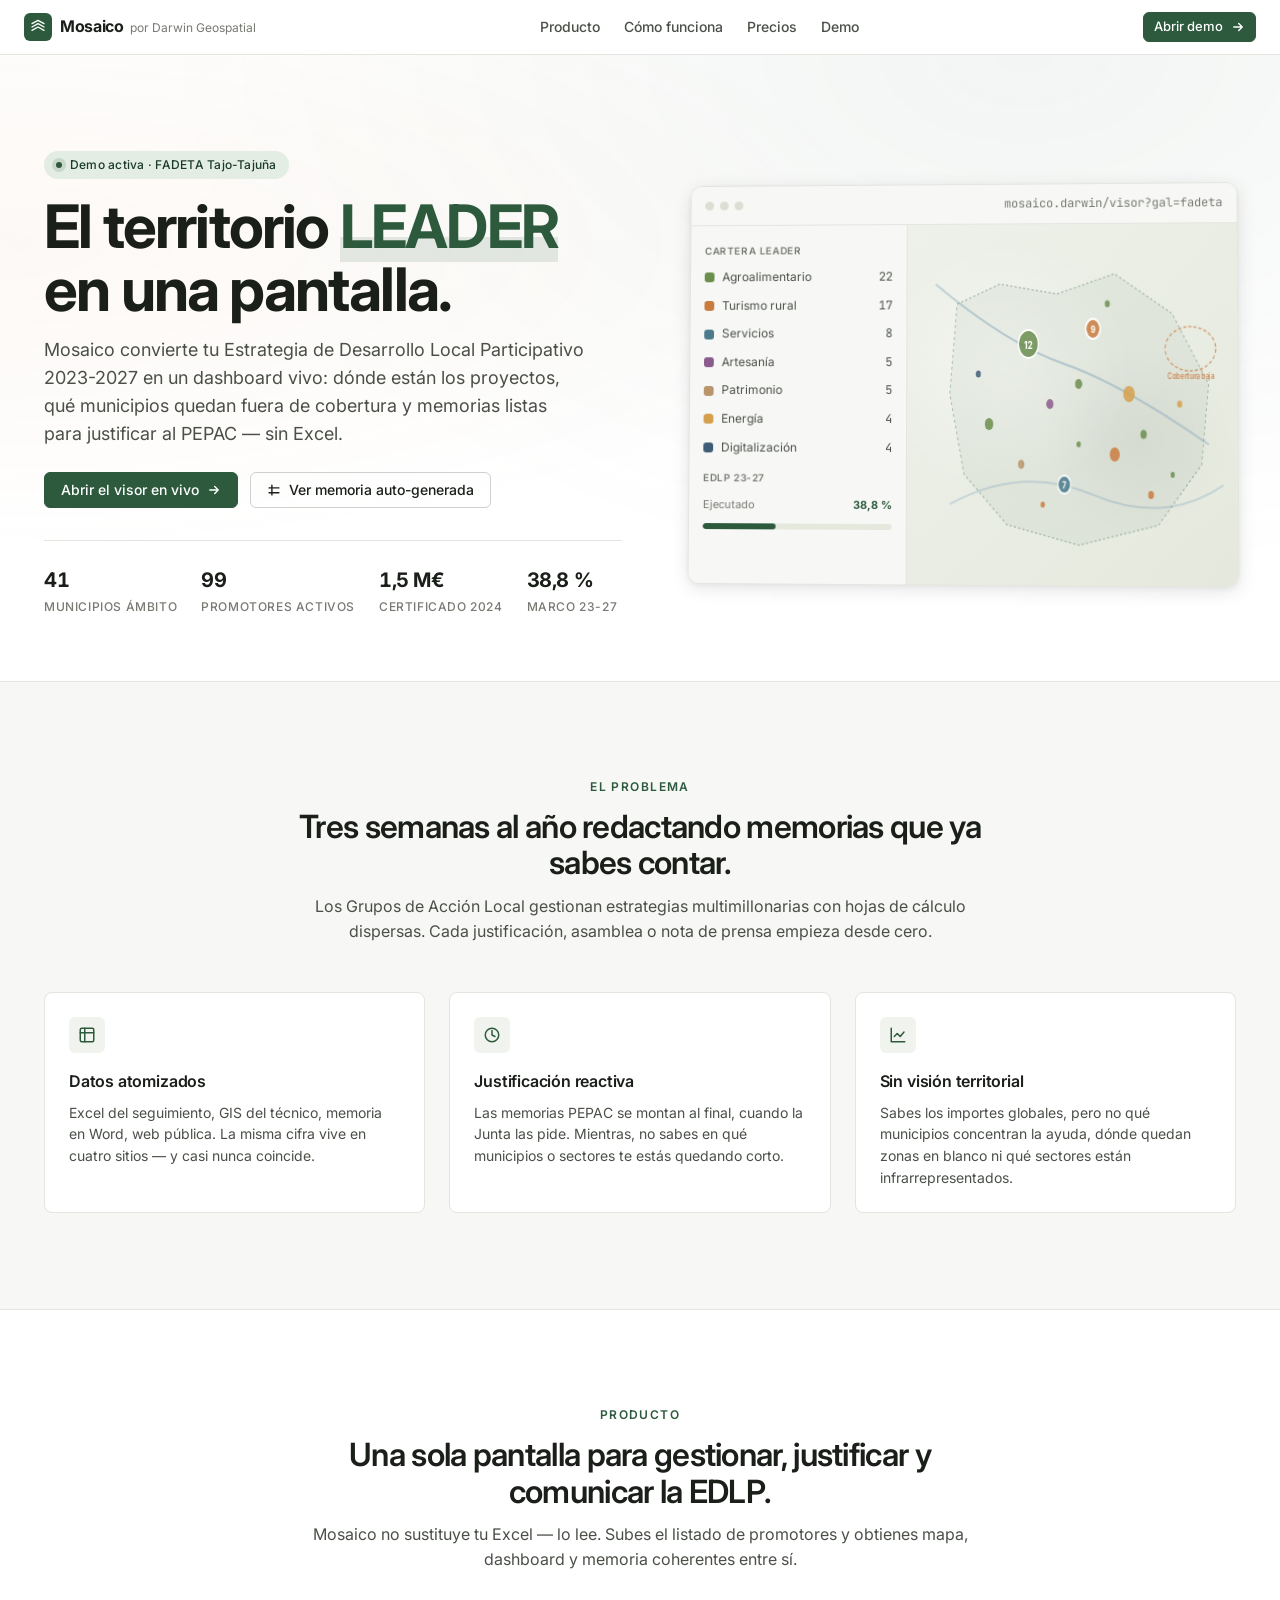
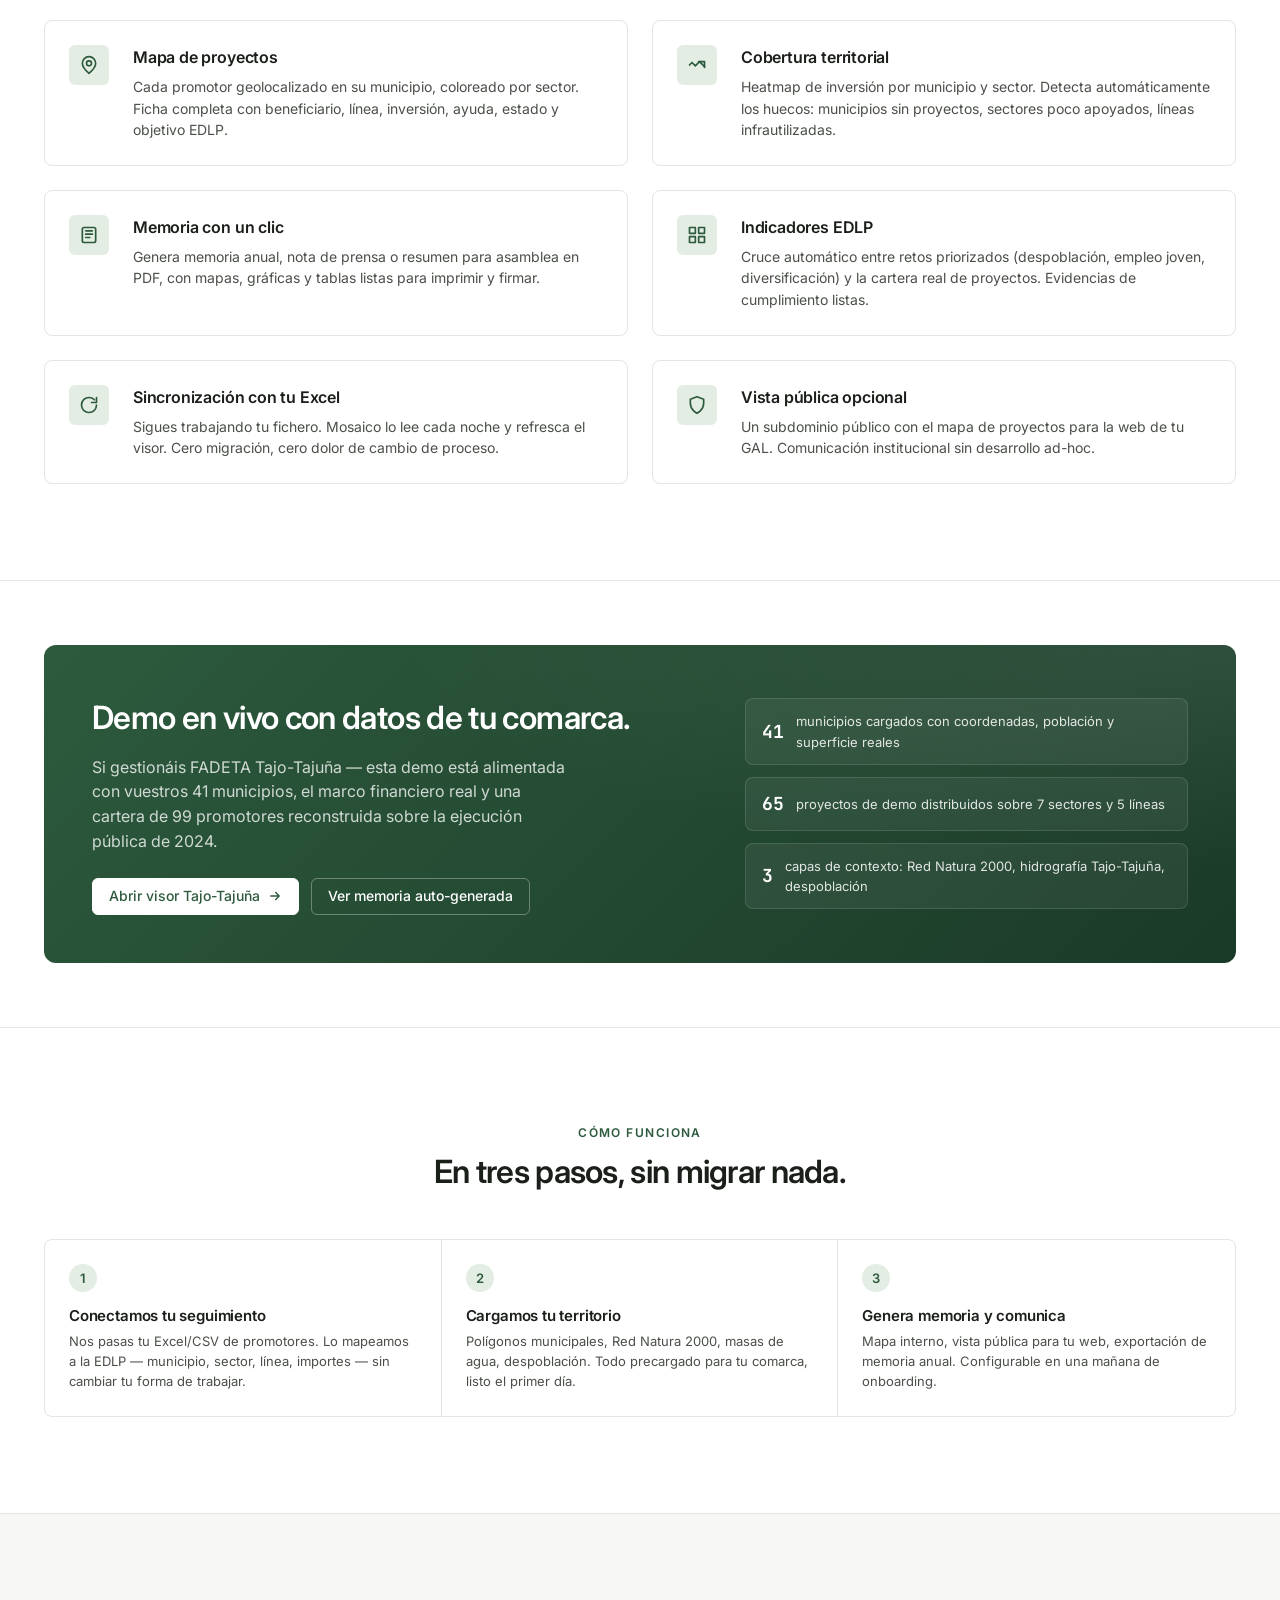
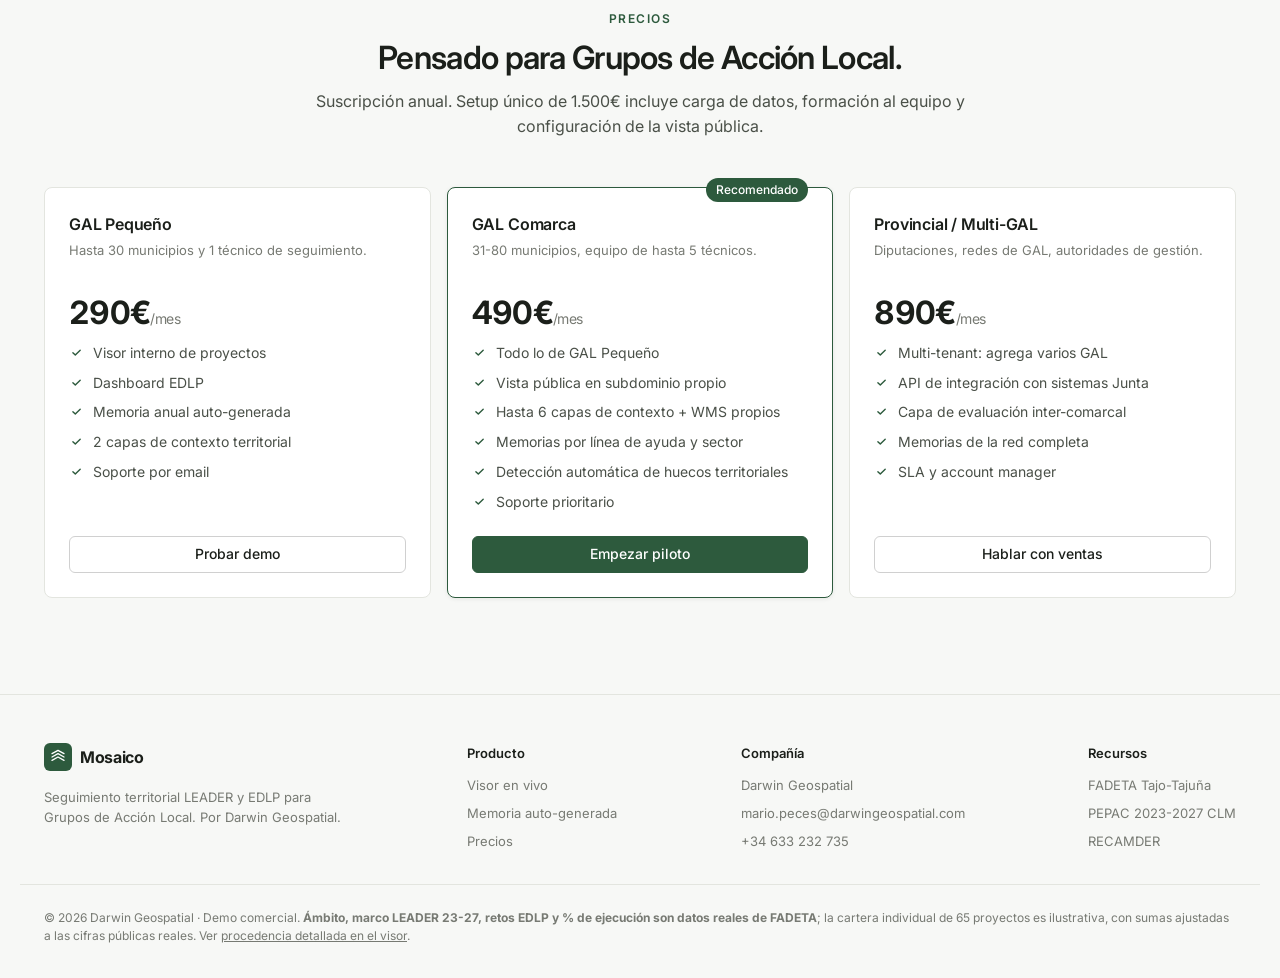
<file: index.html>
<!DOCTYPE html>
<html lang="es">
<head>
<meta charset="UTF-8" />
<meta name="viewport" content="width=device-width, initial-scale=1" />
<title>Mosaico · Seguimiento territorial LEADER para Grupos de Acción Local</title>
<meta name="description" content="Mosaico convierte tu EDLP 2023-2027 en un dashboard vivo. Visor de proyectos LEADER, indicadores de cobertura territorial y memoria con un clic. Demo en vivo con datos de FADETA Tajo-Tajuña." />
<link rel="icon" type="image/svg+xml" href="data:image/svg+xml;utf8,<svg xmlns='http://www.w3.org/2000/svg' viewBox='0 0 32 32'><rect width='32' height='32' rx='7' fill='%232D5A3D'/><path d='M9 22V13l7-4 7 4v9' stroke='white' stroke-width='2' fill='none' stroke-linecap='round' stroke-linejoin='round'/><circle cx='16' cy='17' r='2.2' fill='white'/></svg>" />
<link rel="preconnect" href="https://fonts.googleapis.com" />
<link rel="preconnect" href="https://fonts.gstatic.com" crossorigin />
<link href="https://fonts.googleapis.com/css2?family=Inter:wght@400;500;600;700;800&family=JetBrains+Mono:wght@400;500;700&display=swap" rel="stylesheet" />
<link rel="stylesheet" href="assets/css/main.css" />
<link rel="stylesheet" href="assets/css/landing.css" />
</head>
<body>

<!-- =========== Topbar =========== -->
<header class="topbar">
  <a class="brand" href="./">
    <span class="brand-mark" aria-hidden="true">
      <svg viewBox="0 0 24 24" fill="none" stroke="currentColor" stroke-width="2" stroke-linecap="round" stroke-linejoin="round">
        <path d="M3 17l9-5 9 5"/><path d="M3 12l9-5 9 5"/><path d="M3 7l9-5 9 5"/>
      </svg>
    </span>
    <span class="brand-name">Mosaico<span class="sub">por Darwin Geospatial</span></span>
  </a>
  <nav class="nav-links">
    <a href="#producto">Producto</a>
    <a href="#como-funciona">Cómo funciona</a>
    <a href="#precios">Precios</a>
    <a href="visor.html">Demo</a>
  </nav>
  <div style="display:flex; gap:8px;">
    <a href="visor.html" class="btn btn-primary btn-sm">
      Abrir demo
      <svg viewBox="0 0 20 20" fill="currentColor"><path d="M3 10a1 1 0 011-1h9.586L10.293 5.707a1 1 0 011.414-1.414l5 5a1 1 0 010 1.414l-5 5a1 1 0 01-1.414-1.414L13.586 11H4a1 1 0 01-1-1z"/></svg>
    </a>
  </div>
</header>

<!-- =========== Hero =========== -->
<section class="hero">
  <div class="container">
    <div class="hero-grid">
      <div>
        <span class="hero-eyebrow"><span class="dot"></span> Demo activa · FADETA Tajo-Tajuña</span>
        <h1>El territorio <em>LEADER</em><br/>en una pantalla.</h1>
        <p class="hero-sub">
          Mosaico convierte tu Estrategia de Desarrollo Local Participativo 2023-2027 en un dashboard vivo:
          dónde están los proyectos, qué municipios quedan fuera de cobertura y memorias listas para justificar al PEPAC — sin Excel.
        </p>
        <div class="hero-actions">
          <a class="btn btn-primary" href="visor.html">
            Abrir el visor en vivo
            <svg viewBox="0 0 20 20" fill="currentColor"><path d="M3 10a1 1 0 011-1h9.586L10.293 5.707a1 1 0 011.414-1.414l5 5a1 1 0 010 1.414l-5 5a1 1 0 01-1.414-1.414L13.586 11H4a1 1 0 01-1-1z"/></svg>
          </a>
          <a class="btn btn-ghost" href="memoria.html">
            <svg viewBox="0 0 20 20" fill="none" stroke="currentColor" stroke-width="2" stroke-linecap="round" stroke-linejoin="round">
              <path d="M7 3v14M3 7h14M3 14h14"/>
            </svg>
            Ver memoria auto-generada
          </a>
        </div>

        <div class="hero-meta">
          <div class="item"><span class="num">41</span><span class="lbl">Municipios ámbito</span></div>
          <div class="item"><span class="num">99</span><span class="lbl">Promotores activos</span></div>
          <div class="item"><span class="num">1,5 M€</span><span class="lbl">Certificado 2024</span></div>
          <div class="item"><span class="num">38,8 %</span><span class="lbl">Marco 23-27</span></div>
        </div>
      </div>

      <!-- Preview card (mini mock-up del visor) -->
      <div class="preview-card" aria-hidden="true">
        <div class="preview-card-head">
          <div class="dot-row"><span></span><span></span><span></span></div>
          <div class="url">mosaico.darwin/visor?gal=fadeta</div>
        </div>
        <div class="preview-card-body">
          <aside class="preview-side">
            <div class="label">Cartera LEADER</div>
            <div class="row"><span class="sw" style="background:#6B8E4E"></span><span>Agroalimentario</span><span style="margin-left:auto" class="mono">22</span></div>
            <div class="row"><span class="sw" style="background:#C97B3F"></span><span>Turismo rural</span><span style="margin-left:auto" class="mono">17</span></div>
            <div class="row"><span class="sw" style="background:#4A7A8C"></span><span>Servicios</span><span style="margin-left:auto" class="mono">8</span></div>
            <div class="row"><span class="sw" style="background:#8B5A8C"></span><span>Artesanía</span><span style="margin-left:auto" class="mono">5</span></div>
            <div class="row"><span class="sw" style="background:#B8956A"></span><span>Patrimonio</span><span style="margin-left:auto" class="mono">5</span></div>
            <div class="row"><span class="sw" style="background:#D4A04C"></span><span>Energía</span><span style="margin-left:auto" class="mono">4</span></div>
            <div class="row"><span class="sw" style="background:#3E5C76"></span><span>Digitalización</span><span style="margin-left:auto" class="mono">4</span></div>

            <div class="label">EDLP 23-27</div>
            <div class="row" style="font-size:11px; color:var(--ink-3);">Ejecutado <strong style="color:var(--accent); margin-left:auto;">38,8 %</strong></div>
            <div style="height:6px; background:#E5E9DD; border-radius:3px; overflow:hidden;">
              <div style="height:100%; width:38.8%; background:var(--accent); border-radius:3px;"></div>
            </div>
          </aside>
          <div class="preview-map">
            <svg viewBox="0 0 460 360" preserveAspectRatio="none">
              <!-- river curves (Tajuña + Tajo) -->
              <path d="M40 60 Q140 120, 220 140 T420 220" stroke="#9CB7C9" stroke-width="2.5" fill="none" opacity="0.55"/>
              <path d="M60 280 Q160 240, 260 270 T440 260" stroke="#9CB7C9" stroke-width="2" fill="none" opacity="0.45"/>
              <!-- comarca outline (rough Alcarria shape) -->
              <path d="M70 80 L130 60 L210 70 L290 50 L370 90 L420 160 L410 240 L350 300 L240 320 L140 300 L80 250 L60 170 Z"
                    fill="rgba(45,90,61,0.05)" stroke="rgba(45,90,61,0.3)" stroke-width="1.5" stroke-dasharray="3 3"/>
              <!-- municipality points (approx positions for Alcarria) -->
              <g>
                <!-- Brihuega (big) -->
                <circle cx="170" cy="120" r="14" fill="#6B8E4E" opacity="0.85"/>
                <circle cx="170" cy="120" r="14" fill="none" stroke="#fff" stroke-width="2"/>
                <text x="170" y="125" text-anchor="middle" fill="#fff" font-size="11" font-weight="700" font-family="Inter">12</text>
                <!-- Cifuentes -->
                <circle cx="260" cy="105" r="10" fill="#C97B3F" opacity="0.85"/>
                <circle cx="260" cy="105" r="10" fill="none" stroke="#fff" stroke-width="2"/>
                <text x="260" y="109" text-anchor="middle" fill="#fff" font-size="10" font-weight="700" font-family="Inter">9</text>
                <!-- Sacedón -->
                <circle cx="220" cy="260" r="9" fill="#4A7A8C" opacity="0.85"/>
                <circle cx="220" cy="260" r="9" fill="none" stroke="#fff" stroke-width="2"/>
                <text x="220" y="264" text-anchor="middle" fill="#fff" font-size="10" font-weight="700" font-family="Inter">7</text>
                <!-- Trillo -->
                <circle cx="310" cy="170" r="8" fill="#D4A04C" opacity="0.85"/>
                <!-- Pareja -->
                <circle cx="290" cy="230" r="7" fill="#C97B3F" opacity="0.85"/>
                <!-- Tendilla -->
                <circle cx="115" cy="200" r="6" fill="#6B8E4E" opacity="0.85"/>
                <!-- smaller -->
                <circle cx="200" cy="180" r="5" fill="#8B5A8C" opacity="0.85"/>
                <circle cx="240" cy="160" r="5" fill="#6B8E4E" opacity="0.85"/>
                <circle cx="160" cy="240" r="4.5" fill="#B8956A" opacity="0.85"/>
                <circle cx="330" cy="210" r="4.5" fill="#6B8E4E" opacity="0.85"/>
                <circle cx="340" cy="270" r="4" fill="#C97B3F" opacity="0.85"/>
                <circle cx="100" cy="150" r="3.5" fill="#3E5C76" opacity="0.85"/>
                <circle cx="280" cy="80" r="3.5" fill="#6B8E4E" opacity="0.85"/>
                <circle cx="380" cy="180" r="3.5" fill="#D4A04C" opacity="0.85"/>
                <circle cx="370" cy="250" r="3" fill="#6B8E4E" opacity="0.85"/>
                <circle cx="190" cy="280" r="3" fill="#C97B3F" opacity="0.85"/>
                <circle cx="240" cy="220" r="3" fill="#6B8E4E" opacity="0.85"/>
              </g>
              <!-- highlight gap area -->
              <ellipse cx="395" cy="125" rx="35" ry="22" fill="none" stroke="#C97B3F" stroke-width="1.5" stroke-dasharray="4 3" opacity="0.7"/>
              <text x="395" y="155" text-anchor="middle" font-family="Inter" font-size="9" font-weight="600" fill="#C97B3F" opacity="0.85">Cobertura baja</text>
            </svg>
          </div>
        </div>
      </div>

    </div>
  </div>
</section>

<!-- =========== Problem =========== -->
<section class="section problem" id="producto">
  <div class="container">
    <div class="section-head">
      <div class="section-eyebrow">El problema</div>
      <h2 class="section-title">Tres semanas al año redactando memorias que ya sabes contar.</h2>
      <p class="section-sub">Los Grupos de Acción Local gestionan estrategias multimillonarias con hojas de cálculo dispersas. Cada justificación, asamblea o nota de prensa empieza desde cero.</p>
    </div>
    <div class="problem-grid">
      <div class="problem-card">
        <div class="icon">
          <svg viewBox="0 0 24 24" width="18" height="18" fill="none" stroke="currentColor" stroke-width="2" stroke-linecap="round" stroke-linejoin="round"><rect x="3" y="3" width="18" height="18" rx="2"/><path d="M9 3v18M3 9h18"/></svg>
        </div>
        <h3>Datos atomizados</h3>
        <p>Excel del seguimiento, GIS del técnico, memoria en Word, web pública. La misma cifra vive en cuatro sitios — y casi nunca coincide.</p>
      </div>
      <div class="problem-card">
        <div class="icon">
          <svg viewBox="0 0 24 24" width="18" height="18" fill="none" stroke="currentColor" stroke-width="2" stroke-linecap="round" stroke-linejoin="round"><circle cx="12" cy="12" r="9"/><path d="M12 6v6l4 2"/></svg>
        </div>
        <h3>Justificación reactiva</h3>
        <p>Las memorias PEPAC se montan al final, cuando la Junta las pide. Mientras, no sabes en qué municipios o sectores te estás quedando corto.</p>
      </div>
      <div class="problem-card">
        <div class="icon">
          <svg viewBox="0 0 24 24" width="18" height="18" fill="none" stroke="currentColor" stroke-width="2" stroke-linecap="round" stroke-linejoin="round"><path d="M3 3v18h18"/><path d="M7 14l4-4 4 4 5-6"/></svg>
        </div>
        <h3>Sin visión territorial</h3>
        <p>Sabes los importes globales, pero no qué municipios concentran la ayuda, dónde quedan zonas en blanco ni qué sectores están infrarrepresentados.</p>
      </div>
    </div>
  </div>
</section>

<!-- =========== Features =========== -->
<section class="section">
  <div class="container">
    <div class="section-head">
      <div class="section-eyebrow">Producto</div>
      <h2 class="section-title">Una sola pantalla para gestionar, justificar y comunicar la EDLP.</h2>
      <p class="section-sub">Mosaico no sustituye tu Excel — lo lee. Subes el listado de promotores y obtienes mapa, dashboard y memoria coherentes entre sí.</p>
    </div>
    <div class="features-grid">

      <div class="feature">
        <div class="feature-icon">
          <svg viewBox="0 0 24 24" width="20" height="20" fill="none" stroke="currentColor" stroke-width="2" stroke-linecap="round" stroke-linejoin="round"><circle cx="12" cy="10" r="3"/><path d="M12 2a8 8 0 00-8 8c0 5.4 8 12 8 12s8-6.6 8-12a8 8 0 00-8-8z"/></svg>
        </div>
        <div>
          <h3>Mapa de proyectos</h3>
          <p>Cada promotor geolocalizado en su municipio, coloreado por sector. Ficha completa con beneficiario, línea, inversión, ayuda, estado y objetivo EDLP.</p>
        </div>
      </div>

      <div class="feature">
        <div class="feature-icon">
          <svg viewBox="0 0 24 24" width="20" height="20" fill="none" stroke="currentColor" stroke-width="2" stroke-linecap="round" stroke-linejoin="round"><path d="M3 12l3-3 4 4 5-5 6 6"/><path d="M14 8h7v7"/></svg>
        </div>
        <div>
          <h3>Cobertura territorial</h3>
          <p>Heatmap de inversión por municipio y sector. Detecta automáticamente los huecos: municipios sin proyectos, sectores poco apoyados, líneas infrautilizadas.</p>
        </div>
      </div>

      <div class="feature">
        <div class="feature-icon">
          <svg viewBox="0 0 24 24" width="20" height="20" fill="none" stroke="currentColor" stroke-width="2" stroke-linecap="round" stroke-linejoin="round"><rect x="4" y="3" width="16" height="18" rx="2"/><path d="M8 7h8M8 11h8M8 15h5"/></svg>
        </div>
        <div>
          <h3>Memoria con un clic</h3>
          <p>Genera memoria anual, nota de prensa o resumen para asamblea en PDF, con mapas, gráficas y tablas listas para imprimir y firmar.</p>
        </div>
      </div>

      <div class="feature">
        <div class="feature-icon">
          <svg viewBox="0 0 24 24" width="20" height="20" fill="none" stroke="currentColor" stroke-width="2" stroke-linecap="round" stroke-linejoin="round"><rect x="3" y="3" width="7" height="7"/><rect x="14" y="3" width="7" height="7"/><rect x="3" y="14" width="7" height="7"/><rect x="14" y="14" width="7" height="7"/></svg>
        </div>
        <div>
          <h3>Indicadores EDLP</h3>
          <p>Cruce automático entre retos priorizados (despoblación, empleo joven, diversificación) y la cartera real de proyectos. Evidencias de cumplimiento listas.</p>
        </div>
      </div>

      <div class="feature">
        <div class="feature-icon">
          <svg viewBox="0 0 24 24" width="20" height="20" fill="none" stroke="currentColor" stroke-width="2" stroke-linecap="round" stroke-linejoin="round"><path d="M21 12c0 5-4 9-9 9s-9-4-9-9 4-9 9-9c2.5 0 4.8 1 6.5 2.7"/><path d="M21 3v6h-6"/></svg>
        </div>
        <div>
          <h3>Sincronización con tu Excel</h3>
          <p>Sigues trabajando tu fichero. Mosaico lo lee cada noche y refresca el visor. Cero migración, cero dolor de cambio de proceso.</p>
        </div>
      </div>

      <div class="feature">
        <div class="feature-icon">
          <svg viewBox="0 0 24 24" width="20" height="20" fill="none" stroke="currentColor" stroke-width="2" stroke-linecap="round" stroke-linejoin="round"><path d="M12 22s8-4 8-12V5l-8-3-8 3v5c0 8 8 12 8 12z"/></svg>
        </div>
        <div>
          <h3>Vista pública opcional</h3>
          <p>Un subdominio público con el mapa de proyectos para la web de tu GAL. Comunicación institucional sin desarrollo ad-hoc.</p>
        </div>
      </div>

    </div>
  </div>
</section>

<!-- =========== Demo banner =========== -->
<section class="section section-tight">
  <div class="container">
    <div class="demo-banner">
      <div>
        <h2>Demo en vivo con datos de tu comarca.</h2>
        <p>
          Si gestionáis FADETA Tajo-Tajuña — esta demo está alimentada con vuestros 41 municipios,
          el marco financiero real y una cartera de 99 promotores reconstruida sobre la ejecución pública de 2024.
        </p>
        <div style="display:flex; gap:12px; flex-wrap:wrap;">
          <a class="btn btn-primary" href="visor.html">
            Abrir visor Tajo-Tajuña
            <svg viewBox="0 0 20 20" fill="currentColor"><path d="M3 10a1 1 0 011-1h9.586L10.293 5.707a1 1 0 011.414-1.414l5 5a1 1 0 010 1.414l-5 5a1 1 0 01-1.414-1.414L13.586 11H4a1 1 0 01-1-1z"/></svg>
          </a>
          <a class="btn btn-ghost" href="memoria.html">Ver memoria auto-generada</a>
        </div>
      </div>
      <div class="demo-banner-side">
        <div class="mini"><span class="num">41</span> municipios cargados con coordenadas, población y superficie reales</div>
        <div class="mini"><span class="num">65</span> proyectos de demo distribuidos sobre 7 sectores y 5 líneas</div>
        <div class="mini"><span class="num">3</span> capas de contexto: Red Natura 2000, hidrografía Tajo-Tajuña, despoblación</div>
      </div>
    </div>
  </div>
</section>

<!-- =========== Cómo funciona =========== -->
<section class="section" id="como-funciona">
  <div class="container">
    <div class="section-head">
      <div class="section-eyebrow">Cómo funciona</div>
      <h2 class="section-title">En tres pasos, sin migrar nada.</h2>
    </div>
    <div class="steps">
      <div class="step">
        <div class="num">1</div>
        <h3>Conectamos tu seguimiento</h3>
        <p>Nos pasas tu Excel/CSV de promotores. Lo mapeamos a la EDLP — municipio, sector, línea, importes — sin cambiar tu forma de trabajar.</p>
      </div>
      <div class="step">
        <div class="num">2</div>
        <h3>Cargamos tu territorio</h3>
        <p>Polígonos municipales, Red Natura 2000, masas de agua, despoblación. Todo precargado para tu comarca, listo el primer día.</p>
      </div>
      <div class="step">
        <div class="num">3</div>
        <h3>Genera memoria y comunica</h3>
        <p>Mapa interno, vista pública para tu web, exportación de memoria anual. Configurable en una mañana de onboarding.</p>
      </div>
    </div>
  </div>
</section>

<!-- =========== Pricing =========== -->
<section class="section problem" id="precios">
  <div class="container">
    <div class="section-head">
      <div class="section-eyebrow">Precios</div>
      <h2 class="section-title">Pensado para Grupos de Acción Local.</h2>
      <p class="section-sub">Suscripción anual. Setup único de 1.500€ incluye carga de datos, formación al equipo y configuración de la vista pública.</p>
    </div>
    <div class="pricing-grid">

      <div class="price">
        <h3>GAL Pequeño</h3>
        <p class="desc">Hasta 30 municipios y 1 técnico de seguimiento.</p>
        <div class="price-amt">290€<span class="per">/mes</span></div>
        <ul>
          <li>Visor interno de proyectos</li>
          <li>Dashboard EDLP</li>
          <li>Memoria anual auto-generada</li>
          <li>2 capas de contexto territorial</li>
          <li>Soporte por email</li>
        </ul>
        <a class="btn btn-ghost" href="visor.html">Probar demo</a>
      </div>

      <div class="price featured">
        <h3>GAL Comarca</h3>
        <p class="desc">31-80 municipios, equipo de hasta 5 técnicos.</p>
        <div class="price-amt">490€<span class="per">/mes</span></div>
        <ul>
          <li>Todo lo de GAL Pequeño</li>
          <li>Vista pública en subdominio propio</li>
          <li>Hasta 6 capas de contexto + WMS propios</li>
          <li>Memorias por línea de ayuda y sector</li>
          <li>Detección automática de huecos territoriales</li>
          <li>Soporte prioritario</li>
        </ul>
        <a class="btn btn-primary" href="visor.html">Empezar piloto</a>
      </div>

      <div class="price">
        <h3>Provincial / Multi-GAL</h3>
        <p class="desc">Diputaciones, redes de GAL, autoridades de gestión.</p>
        <div class="price-amt">890€<span class="per">/mes</span></div>
        <ul>
          <li>Multi-tenant: agrega varios GAL</li>
          <li>API de integración con sistemas Junta</li>
          <li>Capa de evaluación inter-comarcal</li>
          <li>Memorias de la red completa</li>
          <li>SLA y account manager</li>
        </ul>
        <a class="btn btn-ghost" href="mailto:mario.peces@darwingeospatial.com">Hablar con ventas</a>
      </div>

    </div>
  </div>
</section>

<!-- =========== Footer =========== -->
<footer class="footer">
  <div class="container">
    <div class="col" style="max-width:300px;">
      <a class="brand" href="./" style="margin-bottom:8px;">
        <span class="brand-mark"><svg viewBox="0 0 24 24" fill="none" stroke="currentColor" stroke-width="2" stroke-linecap="round" stroke-linejoin="round"><path d="M3 17l9-5 9 5"/><path d="M3 12l9-5 9 5"/><path d="M3 7l9-5 9 5"/></svg></span>
        <span class="brand-name">Mosaico</span>
      </a>
      <p>Seguimiento territorial LEADER y EDLP para Grupos de Acción Local. Por Darwin Geospatial.</p>
    </div>
    <div class="col">
      <span class="col-title">Producto</span>
      <a href="visor.html">Visor en vivo</a>
      <a href="memoria.html">Memoria auto-generada</a>
      <a href="#precios">Precios</a>
    </div>
    <div class="col">
      <span class="col-title">Compañía</span>
      <a href="https://darwingeospatial.com" target="_blank" rel="noopener">Darwin Geospatial</a>
      <a href="mailto:mario.peces@darwingeospatial.com">mario.peces@darwingeospatial.com</a>
      <a href="tel:+34633232735">+34 633 232 735</a>
    </div>
    <div class="col">
      <span class="col-title">Recursos</span>
      <a href="https://fadeta.es" target="_blank" rel="noopener">FADETA Tajo-Tajuña</a>
      <a href="https://www.castillalamancha.es" target="_blank" rel="noopener">PEPAC 2023-2027 CLM</a>
      <a href="https://www.recamder.es" target="_blank" rel="noopener">RECAMDER</a>
    </div>
  </div>
  <div class="container" style="margin-top:32px; padding-top:24px; border-top:1px solid var(--border); font-size:12px;">
    <span>© 2026 Darwin Geospatial · Demo comercial. <strong>Ámbito, marco LEADER 23-27, retos EDLP y % de ejecución son datos reales de FADETA</strong>; la cartera individual de 65 proyectos es ilustrativa, con sumas ajustadas a las cifras públicas reales. Ver <a href="visor.html" style="text-decoration:underline;">procedencia detallada en el visor</a>.</span>
  </div>
</footer>

</body>
</html>
</file>
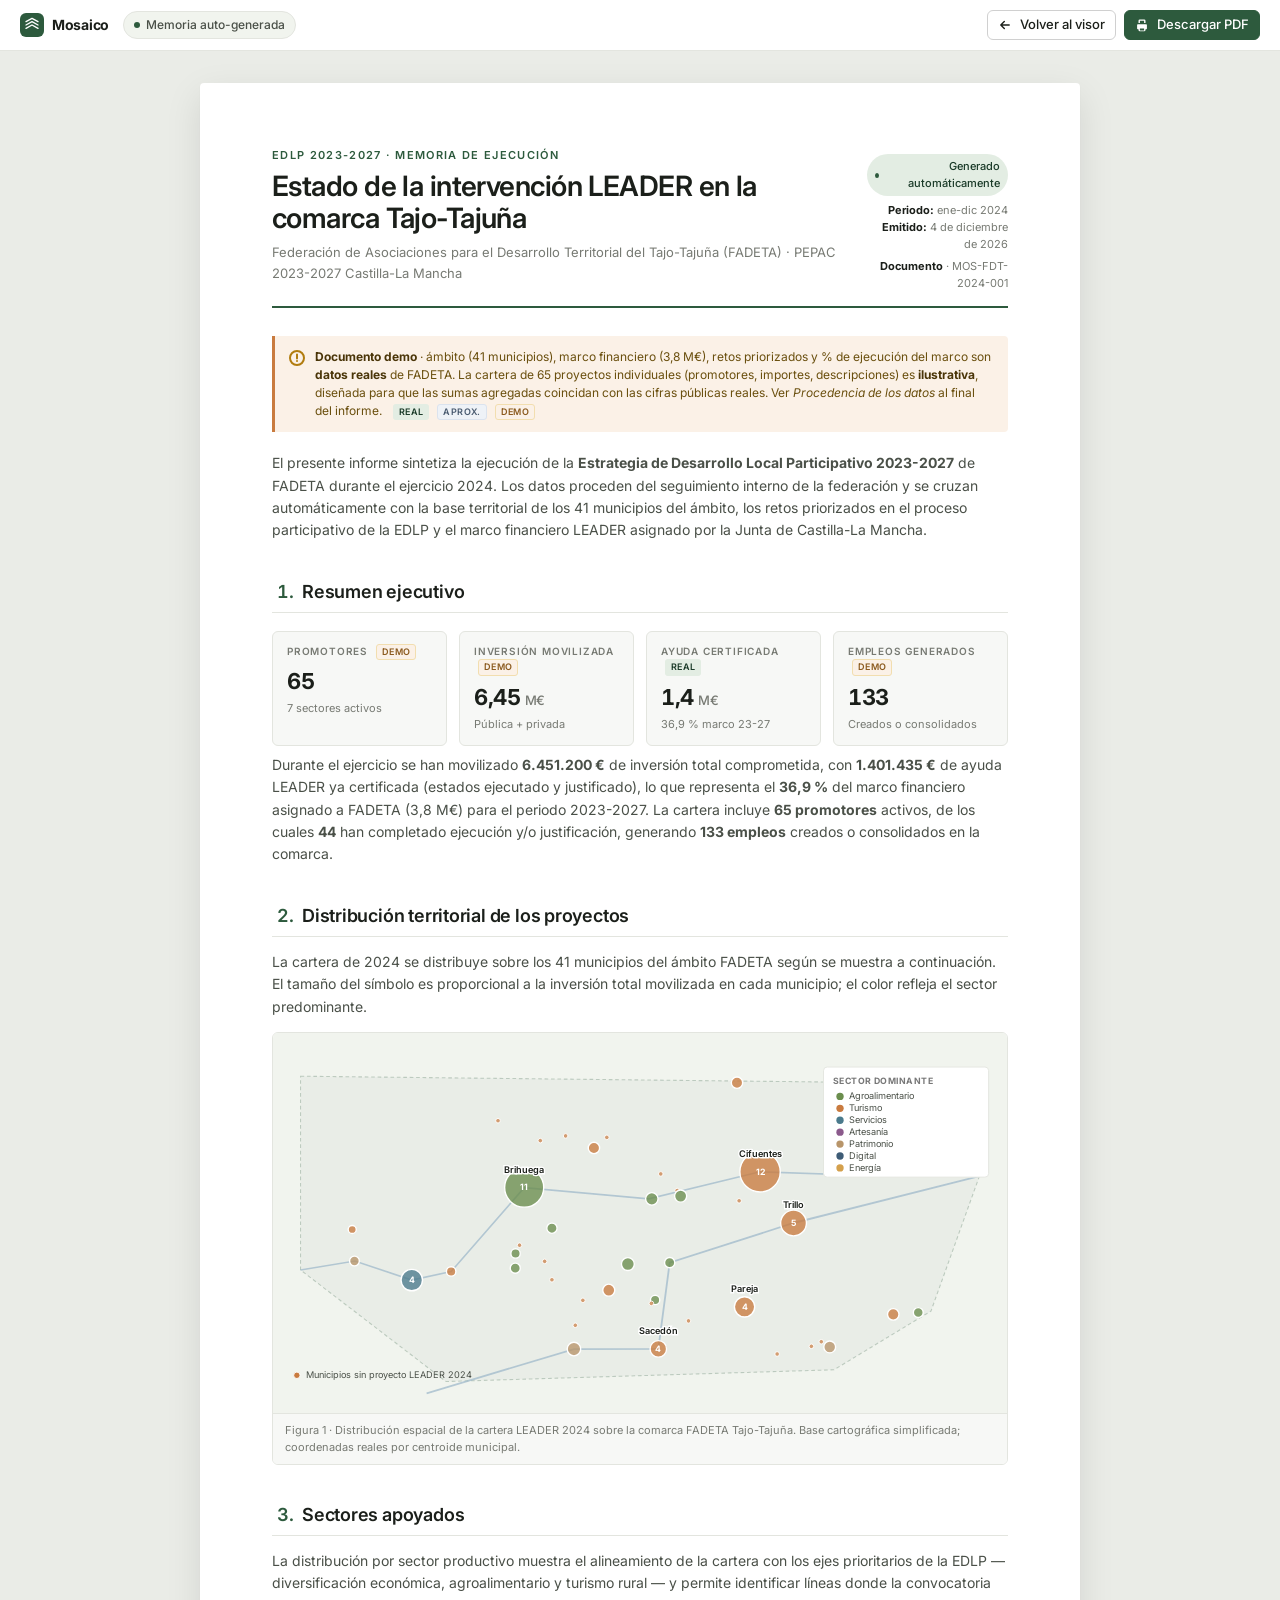
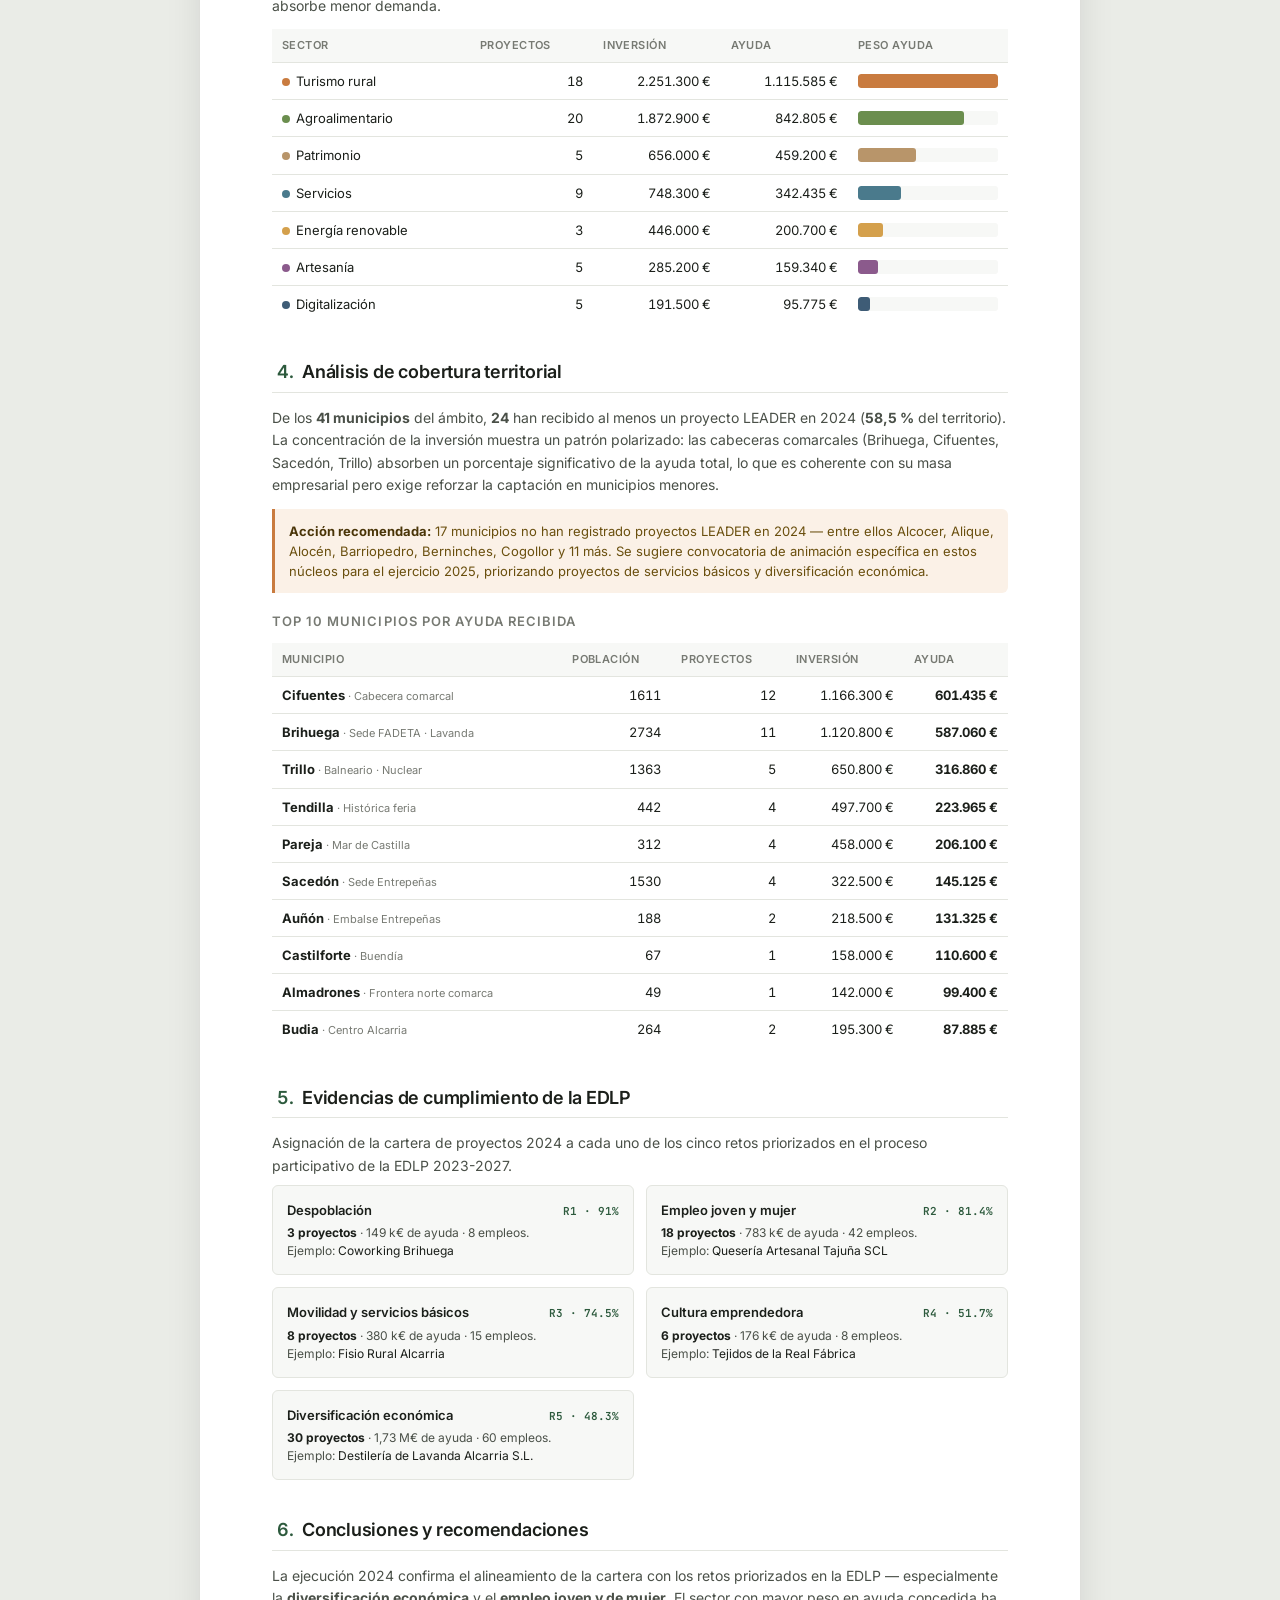
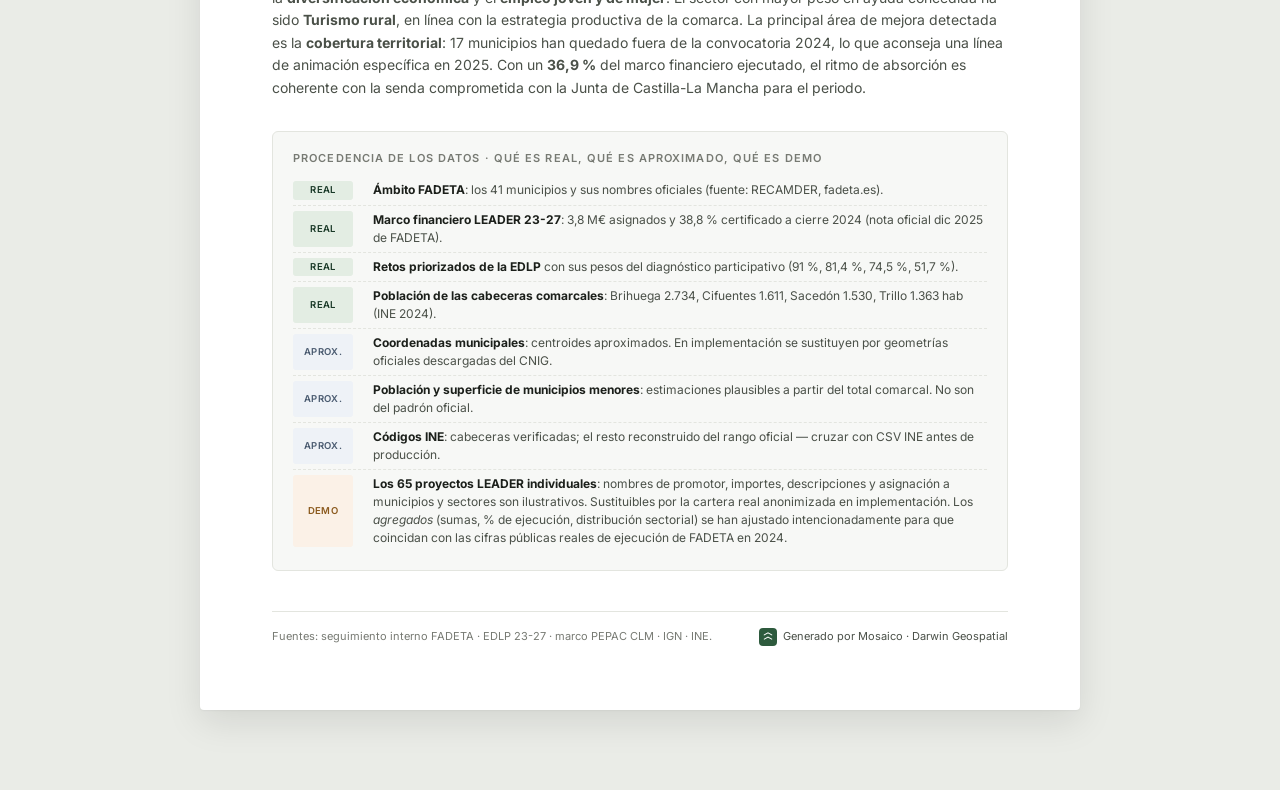
<file: memoria.html>
<!DOCTYPE html>
<html lang="es">
<head>
<meta charset="UTF-8" />
<meta name="viewport" content="width=device-width, initial-scale=1" />
<title>Memoria EDLP 2024 · FADETA Tajo-Tajuña — generada por Mosaico</title>
<link rel="icon" type="image/svg+xml" href="data:image/svg+xml;utf8,<svg xmlns='http://www.w3.org/2000/svg' viewBox='0 0 32 32'><rect width='32' height='32' rx='7' fill='%232D5A3D'/><path d='M9 22V13l7-4 7 4v9' stroke='white' stroke-width='2' fill='none' stroke-linecap='round' stroke-linejoin='round'/><circle cx='16' cy='17' r='2.2' fill='white'/></svg>" />
<link rel="preconnect" href="https://fonts.googleapis.com" />
<link rel="preconnect" href="https://fonts.gstatic.com" crossorigin />
<link href="https://fonts.googleapis.com/css2?family=Inter:wght@400;500;600;700&family=JetBrains+Mono:wght@400;500;700&display=swap" rel="stylesheet" />
<link rel="stylesheet" href="assets/css/main.css" />
<style>
  body { background: #EAECE7; }
  .page-toolbar {
    position: sticky; top: 0; z-index: 30;
    background: #fff; border-bottom: 1px solid var(--border);
    display: flex; align-items: center; justify-content: space-between;
    padding: 10px 20px;
  }
  .page-toolbar .brand { font-size: var(--fs-14); }
  .doc-shell { padding: 32px 16px 80px; }
  .doc {
    max-width: 880px; margin: 0 auto;
    background: #fff;
    box-shadow: 0 1px 2px rgba(0,0,0,.04), 0 12px 36px rgba(0,0,0,.10);
    padding: 64px 72px;
    border-radius: 4px;
  }
  .doc-meta {
    display: flex; justify-content: space-between; align-items: flex-end;
    border-bottom: 2px solid var(--accent);
    padding-bottom: 14px;
    margin-bottom: 28px;
  }
  .doc-meta .left .kicker {
    font-size: 11px; letter-spacing: 0.12em; text-transform: uppercase;
    color: var(--accent); font-weight: 600;
  }
  .doc-meta h1 {
    font-size: 28px; line-height: 1.15; letter-spacing: -0.02em;
    margin-top: 6px; max-width: 540px;
  }
  .doc-meta .right { text-align: right; font-size: 11px; color: var(--ink-3); }
  .doc-meta .right .gen {
    display: inline-flex; align-items: center; gap: 6px;
    background: var(--accent-soft); color: var(--accent-ink);
    padding: 4px 8px; border-radius: var(--r-pill);
    font-size: 11px; font-weight: 500; margin-bottom: 6px;
  }
  .doc-meta .right .gen .dot { width: 5px; height: 5px; border-radius: 50%; background: var(--accent); }

  .doc h2 {
    font-size: 18px; margin: 36px 0 14px;
    letter-spacing: -0.012em;
    padding-bottom: 6px; border-bottom: 1px solid var(--border);
    color: var(--ink);
  }
  .doc h2 .num {
    display: inline-block;
    width: 22px; text-align: right;
    color: var(--accent); margin-right: 8px;
    font-variant-numeric: tabular-nums;
  }
  .doc p { font-size: 14px; line-height: 1.6; color: var(--ink-2); margin: 8px 0; }

  /* Executive summary KPIs */
  .exec-grid {
    display: grid;
    grid-template-columns: repeat(4, 1fr);
    gap: 12px;
    margin: 18px 0 8px;
  }
  .exec-kpi {
    border: 1px solid var(--border);
    border-radius: var(--r-2);
    padding: 12px 14px;
    background: var(--bg-soft);
  }
  .exec-kpi .lbl {
    font-size: 10px; text-transform: uppercase; letter-spacing: 0.08em;
    color: var(--ink-3); font-weight: 600;
  }
  .exec-kpi .v {
    font-size: 22px; font-weight: 700;
    letter-spacing: -0.02em;
    color: var(--ink);
    font-variant-numeric: tabular-nums;
    margin-top: 4px;
  }
  .exec-kpi .v .u {
    font-size: 13px; font-weight: 500; color: var(--ink-3); margin-left: 2px;
  }
  .exec-kpi .sub {
    font-size: 11px; color: var(--ink-3); margin-top: 2px;
  }

  /* Map figure */
  .figure {
    margin: 14px 0;
    border: 1px solid var(--border);
    border-radius: var(--r-2);
    overflow: hidden;
  }
  .figure .caption {
    font-size: 11px; color: var(--ink-3);
    padding: 8px 12px; border-top: 1px solid var(--border);
    background: var(--bg-soft);
  }
  .figure svg { width: 100%; height: 380px; background: #F1F4EE; display: block; }

  /* Table */
  table.t {
    width: 100%; border-collapse: collapse; font-size: 13px;
    margin: 12px 0;
  }
  table.t th {
    text-align: left;
    background: var(--bg-soft);
    padding: 8px 10px;
    font-weight: 600;
    font-size: 11px;
    color: var(--ink-3);
    text-transform: uppercase;
    letter-spacing: 0.04em;
    border-bottom: 1px solid var(--border);
  }
  table.t td {
    padding: 8px 10px;
    border-bottom: 1px solid var(--border);
    color: var(--ink);
    font-variant-numeric: tabular-nums;
  }
  table.t td.r { text-align: right; }
  table.t tr:last-child td { border-bottom: none; }

  /* Bar mini */
  .bar-mini {
    width: 100%; background: var(--bg-soft); height: 14px;
    border-radius: 3px; overflow: hidden;
  }
  .bar-mini > div { height: 100%; border-radius: 3px; }

  /* Coverage note */
  .alert {
    margin: 12px 0;
    padding: 12px 14px;
    border-left: 3px solid #C97B3F;
    background: #FBF1E7;
    font-size: 13px;
    color: #6A4F0E;
    border-radius: 0 var(--r-2) var(--r-2) 0;
    line-height: 1.55;
  }
  .alert strong { color: #4A3508; }

  /* Reto evidence cards */
  .retos {
    display: grid;
    grid-template-columns: repeat(2, 1fr);
    gap: 12px;
  }
  .reto {
    border: 1px solid var(--border);
    border-radius: var(--r-2);
    padding: 14px;
    background: var(--bg-soft);
  }
  .reto .h {
    font-size: 13px; font-weight: 600; color: var(--ink);
    display: flex; justify-content: space-between; align-items: baseline;
    margin-bottom: 4px;
  }
  .reto .h .n {
    font-family: var(--font-mono); font-size: 11px;
    color: var(--accent);
  }
  .reto .e { font-size: 12px; color: var(--ink-2); line-height: 1.5; }
  .reto .e b { color: var(--ink); }

  /* Doc footer */
  .doc-foot {
    margin-top: 40px; padding-top: 16px;
    border-top: 1px solid var(--border);
    display: flex; justify-content: space-between;
    font-size: 11px; color: var(--ink-3);
  }
  .doc-foot .gen-by {
    display: inline-flex; align-items: center; gap: 6px;
    color: var(--ink-2);
  }
  .doc-foot .gen-by .m {
    width: 18px; height: 18px; border-radius: 4px; background: var(--accent);
    display: inline-grid; place-items: center; color: #fff;
  }

  /* Demo banner inside doc */
  .demo-alert {
    margin: 0 0 20px;
    padding: 12px 14px;
    border-left: 3px solid #C97B3F;
    background: #FBF1E7;
    font-size: 12px;
    color: #6A4F0E;
    border-radius: 0 4px 4px 0;
    line-height: 1.5;
    display: flex; gap: 10px;
  }
  .demo-alert .ico { color: #B17C0E; flex-shrink: 0; margin-top: 2px; }
  .demo-alert strong { color: #4A3508; }
  .demo-alert .badges { display:inline-flex; gap:4px; margin-left: 4px; }
  .doc-procedencia {
    margin-top: 32px;
    padding: 18px 20px;
    background: var(--bg-soft);
    border: 1px solid var(--border);
    border-radius: var(--r-2);
    font-size: 12px;
    color: var(--ink-2);
    line-height: 1.5;
  }
  .doc-procedencia h3 {
    font-size: 11px; text-transform: uppercase; letter-spacing: 0.1em;
    color: var(--ink-3); margin: 0 0 10px;
    font-weight: 600;
  }
  .doc-procedencia .row {
    display: grid;
    grid-template-columns: 70px 1fr;
    gap: 10px;
    padding: 5px 0;
    border-bottom: 1px dashed var(--border);
  }
  .doc-procedencia .row:last-child { border-bottom: none; }
  .doc-procedencia .badge {
    display: inline-flex; align-items: center; justify-content: center;
    width: 60px; padding: 2px 6px; border-radius: 3px;
    font-size: 9.5px; font-weight: 600; text-transform: uppercase; letter-spacing: 0.04em;
  }
  .doc-procedencia .badge.real  { background: var(--accent-soft); color: var(--accent-ink); }
  .doc-procedencia .badge.aprox { background: #EEF2F7; color: #4A5B70; }
  .doc-procedencia .badge.demo  { background: #FBF1E7; color: #8B5A1E; }
  .doc-procedencia strong { color: var(--ink); }

  /* Inline demo tag for memoria values */
  .tag-mini {
    display: inline-flex; align-items: center;
    padding: 1px 5px;
    background: #FBF1E7;
    color: #8B5A1E;
    border: 1px solid #F2DEAF;
    border-radius: 3px;
    font-size: 9px;
    font-weight: 600;
    text-transform: uppercase;
    letter-spacing: 0.04em;
    margin-left: 4px;
    vertical-align: middle;
    line-height: 1.4;
  }
  .tag-mini.real  { background: var(--accent-soft); color: var(--accent-ink); border-color: transparent; }
  .tag-mini.aprox { background: #EEF2F7; color: #4A5B70; border-color: #DBE3EE; }

  /* Print */
  @media print {
    body { background: #fff; }
    .page-toolbar { display: none; }
    .doc-shell { padding: 0; }
    .doc { box-shadow: none; max-width: none; margin: 0; padding: 24mm 18mm; border-radius: 0; }
    .figure svg { height: 280px; }
  }

  @media (max-width: 760px) {
    .doc { padding: 32px 22px; }
    .exec-grid { grid-template-columns: repeat(2, 1fr); }
    .retos { grid-template-columns: 1fr; }
    .doc-meta { flex-direction: column; align-items: flex-start; gap: 12px; }
    .doc-meta .right { text-align: left; }
  }
</style>
</head>
<body>

<header class="page-toolbar">
  <div style="display:flex; align-items:center; gap:14px;">
    <a class="brand" href="./">
      <span class="brand-mark" style="width:24px;height:24px;">
        <svg viewBox="0 0 24 24" fill="none" stroke="currentColor" stroke-width="2" stroke-linecap="round" stroke-linejoin="round"><path d="M3 17l9-5 9 5"/><path d="M3 12l9-5 9 5"/><path d="M3 7l9-5 9 5"/></svg>
      </span>
      <span class="brand-name">Mosaico</span>
    </a>
    <span class="pill"><span class="pill-dot"></span> Memoria auto-generada</span>
  </div>
  <div style="display:flex; gap:8px;">
    <a class="btn btn-ghost btn-sm" href="visor.html">
      <svg viewBox="0 0 20 20" fill="currentColor"><path d="M17 10a1 1 0 01-1 1H6.414l3.293 3.293a1 1 0 01-1.414 1.414l-5-5a1 1 0 010-1.414l5-5a1 1 0 011.414 1.414L6.414 9H16a1 1 0 011 1z"/></svg>
      Volver al visor
    </a>
    <button class="btn btn-primary btn-sm" onclick="window.print()">
      <svg viewBox="0 0 20 20" fill="currentColor"><path d="M5 4a2 2 0 012-2h6a2 2 0 012 2v3h-2V4H7v3H5V4zM4 9a1 1 0 00-1 1v5a1 1 0 001 1h1v1a2 2 0 002 2h6a2 2 0 002-2v-1h1a1 1 0 001-1v-5a1 1 0 00-1-1H4zm3 6h6v3H7v-3z"/></svg>
      Descargar PDF
    </button>
  </div>
</header>

<div class="doc-shell">
  <article class="doc" id="doc">
    <!-- Header -->
    <header class="doc-meta">
      <div class="left">
        <div class="kicker">EDLP 2023-2027 · Memoria de ejecución</div>
        <h1>Estado de la intervención LEADER en la comarca Tajo-Tajuña</h1>
        <p style="font-size:13px; color:var(--ink-3); margin-top:8px;">
          Federación de Asociaciones para el Desarrollo Territorial del Tajo-Tajuña (FADETA) · PEPAC 2023-2027 Castilla-La Mancha
        </p>
      </div>
      <div class="right">
        <div class="gen"><span class="dot"></span> Generado automáticamente</div>
        <div><strong style="color:var(--ink);">Periodo:</strong> ene-dic 2024</div>
        <div id="fecha-gen"></div>
        <div style="margin-top:4px;"><strong style="color:var(--ink);">Documento</strong> · MOS-FDT-2024-001</div>
      </div>
    </header>

    <div class="demo-alert">
      <span class="ico">
        <svg viewBox="0 0 16 16" width="16" height="16" fill="none" stroke="currentColor" stroke-width="2" stroke-linecap="round" stroke-linejoin="round"><circle cx="8" cy="8" r="7"/><path d="M8 4.5v4M8 11h.01"/></svg>
      </span>
      <span>
        <strong>Documento demo</strong> · ámbito (41 municipios), marco financiero (3,8 M€), retos priorizados y % de ejecución del marco son <strong>datos reales</strong> de FADETA. La cartera de 65 proyectos individuales (promotores, importes, descripciones) es <strong>ilustrativa</strong>, diseñada para que las sumas agregadas coincidan con las cifras públicas reales. Ver <em>Procedencia de los datos</em> al final del informe.
        <span class="badges"><span class="tag-mini real">real</span><span class="tag-mini aprox">aprox.</span><span class="tag-mini">demo</span></span>
      </span>
    </div>

    <p style="margin-bottom:18px;">
      El presente informe sintetiza la ejecución de la <strong>Estrategia de Desarrollo Local Participativo 2023-2027</strong> de FADETA durante el ejercicio 2024.
      Los datos proceden del seguimiento interno de la federación y se cruzan automáticamente con la base territorial de los 41 municipios del ámbito,
      los retos priorizados en el proceso participativo de la EDLP y el marco financiero LEADER asignado por la Junta de Castilla-La Mancha.
    </p>

    <!-- 1. Resumen ejecutivo -->
    <h2><span class="num">1.</span>Resumen ejecutivo</h2>
    <div class="exec-grid">
      <div class="exec-kpi"><div class="lbl">Promotores <span class="tag-mini">demo</span></div><div class="v" id="exec-prom">—</div><div class="sub" id="exec-prom-sub">— sectores</div></div>
      <div class="exec-kpi"><div class="lbl">Inversión movilizada <span class="tag-mini">demo</span></div><div class="v" id="exec-inv">—</div><div class="sub">Pública + privada</div></div>
      <div class="exec-kpi"><div class="lbl">Ayuda certificada <span class="tag-mini real">real</span></div><div class="v" id="exec-ayu">—</div><div class="sub" id="exec-pct">— % marco 23-27</div></div>
      <div class="exec-kpi"><div class="lbl">Empleos generados <span class="tag-mini">demo</span></div><div class="v" id="exec-emp">—</div><div class="sub">Creados o consolidados</div></div>
    </div>

    <p id="exec-narrative">Cargando datos...</p>

    <!-- 2. Distribución territorial -->
    <h2><span class="num">2.</span>Distribución territorial de los proyectos</h2>
    <p>La cartera de 2024 se distribuye sobre los 41 municipios del ámbito FADETA según se muestra a continuación. El tamaño del símbolo es proporcional a la inversión total movilizada en cada municipio; el color refleja el sector predominante.</p>

    <div class="figure">
      <svg id="memoria-map" viewBox="0 0 800 380" preserveAspectRatio="xMidYMid meet"></svg>
      <div class="caption">Figura 1 · Distribución espacial de la cartera LEADER 2024 sobre la comarca FADETA Tajo-Tajuña. Base cartográfica simplificada; coordenadas reales por centroide municipal.</div>
    </div>

    <!-- 3. Por sectores -->
    <h2><span class="num">3.</span>Sectores apoyados</h2>
    <p>La distribución por sector productivo muestra el alineamiento de la cartera con los ejes prioritarios de la EDLP — diversificación económica, agroalimentario y turismo rural — y permite identificar líneas donde la convocatoria absorbe menor demanda.</p>

    <table class="t" id="tbl-sectores">
      <thead><tr><th>Sector</th><th>Proyectos</th><th>Inversión</th><th>Ayuda</th><th style="width:160px;">Peso ayuda</th></tr></thead>
      <tbody></tbody>
    </table>

    <!-- 4. Cobertura -->
    <h2><span class="num">4.</span>Análisis de cobertura territorial</h2>
    <p id="cobertura-narrative">Cargando datos...</p>
    <div class="alert" id="cobertura-alert"></div>

    <h3 style="font-size:13px; text-transform:uppercase; letter-spacing:0.08em; color:var(--ink-3); margin-top:18px; margin-bottom:8px;">Top 10 municipios por ayuda recibida</h3>
    <table class="t" id="tbl-municipios">
      <thead><tr><th>Municipio</th><th class="r">Población</th><th class="r">Proyectos</th><th class="r">Inversión</th><th class="r">Ayuda</th></tr></thead>
      <tbody></tbody>
    </table>

    <!-- 5. Retos -->
    <h2><span class="num">5.</span>Evidencias de cumplimiento de la EDLP</h2>
    <p>Asignación de la cartera de proyectos 2024 a cada uno de los cinco retos priorizados en el proceso participativo de la EDLP 2023-2027.</p>

    <div class="retos" id="retos-grid"></div>

    <!-- 6. Conclusiones -->
    <h2><span class="num">6.</span>Conclusiones y recomendaciones</h2>
    <p id="conclusiones">Cargando datos...</p>

    <!-- Procedencia de los datos -->
    <div class="doc-procedencia">
      <h3>Procedencia de los datos · qué es real, qué es aproximado, qué es demo</h3>
      <div class="row">
        <span class="badge real">Real</span>
        <span><strong>Ámbito FADETA</strong>: los 41 municipios y sus nombres oficiales (fuente: RECAMDER, fadeta.es).</span>
      </div>
      <div class="row">
        <span class="badge real">Real</span>
        <span><strong>Marco financiero LEADER 23-27</strong>: 3,8 M€ asignados y 38,8 % certificado a cierre 2024 (nota oficial dic 2025 de FADETA).</span>
      </div>
      <div class="row">
        <span class="badge real">Real</span>
        <span><strong>Retos priorizados de la EDLP</strong> con sus pesos del diagnóstico participativo (91 %, 81,4 %, 74,5 %, 51,7 %).</span>
      </div>
      <div class="row">
        <span class="badge real">Real</span>
        <span><strong>Población de las cabeceras comarcales</strong>: Brihuega 2.734, Cifuentes 1.611, Sacedón 1.530, Trillo 1.363 hab (INE 2024).</span>
      </div>
      <div class="row">
        <span class="badge aprox">Aprox.</span>
        <span><strong>Coordenadas municipales</strong>: centroides aproximados. En implementación se sustituyen por geometrías oficiales descargadas del CNIG.</span>
      </div>
      <div class="row">
        <span class="badge aprox">Aprox.</span>
        <span><strong>Población y superficie de municipios menores</strong>: estimaciones plausibles a partir del total comarcal. No son del padrón oficial.</span>
      </div>
      <div class="row">
        <span class="badge aprox">Aprox.</span>
        <span><strong>Códigos INE</strong>: cabeceras verificadas; el resto reconstruido del rango oficial — cruzar con CSV INE antes de producción.</span>
      </div>
      <div class="row">
        <span class="badge demo">Demo</span>
        <span><strong>Los 65 proyectos LEADER individuales</strong>: nombres de promotor, importes, descripciones y asignación a municipios y sectores son ilustrativos. Sustituibles por la cartera real anonimizada en implementación. Los <em>agregados</em> (sumas, % de ejecución, distribución sectorial) se han ajustado intencionadamente para que coincidan con las cifras públicas reales de ejecución de FADETA en 2024.</span>
      </div>
    </div>

    <!-- Footer -->
    <div class="doc-foot">
      <div>
        Fuentes: seguimiento interno FADETA · EDLP 23-27 · marco PEPAC CLM · IGN · INE.
      </div>
      <div class="gen-by">
        <span class="m"><svg width="10" height="10" viewBox="0 0 24 24" fill="none" stroke="currentColor" stroke-width="2.5" stroke-linecap="round"><path d="M3 17l9-5 9 5"/><path d="M3 7l9-5 9 5"/></svg></span>
        Generado por Mosaico · Darwin Geospatial
      </div>
    </div>
  </article>
</div>

<script>
const fmtEur = n => new Intl.NumberFormat('es-ES', { style:'currency', currency:'EUR', maximumFractionDigits:0 }).format(n);
const fmtEurS = n => n >= 1e6 ? (n/1e6).toLocaleString('es-ES',{maximumFractionDigits:2})+' M€'
                              : Math.round(n/1000)+' k€';
const fmtNum = n => new Intl.NumberFormat('es-ES').format(n);
const fmtPct = n => new Intl.NumberFormat('es-ES',{maximumFractionDigits:1}).format(n)+' %';
const esc = s => String(s ?? '').replace(/[&<>"']/g, c => ({'&':'&amp;','<':'&lt;','>':'&gt;','"':'&quot;',"'":'&#39;'}[c]));

(async function(){
  const [mRes, eRes, pRes] = await Promise.all([
    fetch('data/municipios.json'), fetch('data/edlp.json'), fetch('data/proyectos.json')
  ]);
  const m = await mRes.json(), e = await eRes.json(), p = await pRes.json();
  const municipios = m.municipios;
  const proyectos = p.proyectos;
  const munById = new Map(municipios.map(mu => [mu.ine, mu]));
  const sectorById = new Map(e.sectores.map(s => [s.id, s]));

  // Date
  const now = new Date();
  document.getElementById('fecha-gen').innerHTML = '<strong style="color:var(--ink);">Emitido:</strong> ' +
    now.toLocaleDateString('es-ES', { year:'numeric', month:'long', day:'numeric' });

  // KPIs
  const totals = proyectos.reduce((acc, x) => {
    acc.inv += x.inversion; acc.ayu += x.ayuda; acc.emp += x.empleos;
    if (x.estado === 'ejecutado' || x.estado === 'justificado') {
      acc.ayuCert += x.ayuda; acc.invCert += x.inversion;
    }
    return acc;
  }, { inv:0, ayu:0, emp:0, ayuCert:0, invCert:0 });
  const sectoresUsados = new Set(proyectos.map(x => x.sector)).size;
  const pctMarco = (totals.ayuCert / e._meta.presupuesto_total_eur) * 100;
  document.getElementById('exec-prom').textContent = proyectos.length;
  document.getElementById('exec-prom-sub').textContent = sectoresUsados + ' sectores activos';
  document.getElementById('exec-inv').innerHTML = (totals.inv/1e6).toLocaleString('es-ES',{maximumFractionDigits:2}) + '<span class="u"> M€</span>';
  document.getElementById('exec-ayu').innerHTML = (totals.ayuCert/1e6).toLocaleString('es-ES',{maximumFractionDigits:2}) + '<span class="u"> M€</span>';
  document.getElementById('exec-pct').textContent = fmtPct(pctMarco) + ' marco 23-27';
  document.getElementById('exec-emp').textContent = totals.emp;

  // narrative
  const ejecutados = proyectos.filter(x => x.estado === 'ejecutado' || x.estado === 'justificado').length;
  document.getElementById('exec-narrative').innerHTML =
    `Durante el ejercicio se han movilizado <strong>${fmtEur(totals.inv)}</strong> de inversión total comprometida, con <strong>${fmtEur(totals.ayuCert)}</strong> de ayuda LEADER ya certificada (estados ejecutado y justificado), lo que representa el <strong>${fmtPct(pctMarco)}</strong> del marco financiero asignado a FADETA (3,8 M€) para el periodo 2023-2027. La cartera incluye <strong>${proyectos.length} promotores</strong> activos, de los cuales <strong>${ejecutados}</strong> han completado ejecución y/o justificación, generando <strong>${totals.emp} empleos</strong> creados o consolidados en la comarca.`;

  // Map figure
  renderMemoriaMap(municipios, proyectos, m._meta.bbox);

  // Sector table
  const bySec = {};
  proyectos.forEach(x => {
    if (!bySec[x.sector]) bySec[x.sector] = { count:0, inv:0, ayu:0 };
    bySec[x.sector].count++; bySec[x.sector].inv += x.inversion; bySec[x.sector].ayu += x.ayuda;
  });
  const maxAyu = Math.max(...Object.values(bySec).map(o => o.ayu));
  const tbS = document.querySelector('#tbl-sectores tbody');
  e.sectores
    .map(s => [s, bySec[s.id] || { count:0, inv:0, ayu:0 }])
    .sort((a,b) => b[1].ayu - a[1].ayu)
    .forEach(([s, agg]) => {
      tbS.insertAdjacentHTML('beforeend', `
        <tr>
          <td><span style="display:inline-block; width:8px; height:8px; border-radius:50%; background:${s.color}; margin-right:6px;"></span>${esc(s.nombre)}</td>
          <td class="r">${agg.count}</td>
          <td class="r">${fmtEur(agg.inv)}</td>
          <td class="r">${fmtEur(agg.ayu)}</td>
          <td><div class="bar-mini"><div style="width:${(agg.ayu/maxAyu)*100}%; background:${s.color}"></div></div></td>
        </tr>`);
    });

  // Cobertura
  const byMun = new Map();
  proyectos.forEach(x => {
    const cur = byMun.get(x.municipio_ine) || { count:0, inv:0, ayu:0 };
    cur.count++; cur.inv += x.inversion; cur.ayu += x.ayuda;
    byMun.set(x.municipio_ine, cur);
  });
  const sinProyectos = municipios.filter(mu => !byMun.has(mu.ine));
  const pctCubiertos = ((municipios.length - sinProyectos.length) / municipios.length) * 100;
  document.getElementById('cobertura-narrative').innerHTML =
    `De los <strong>${municipios.length} municipios</strong> del ámbito, <strong>${municipios.length - sinProyectos.length}</strong> han recibido al menos un proyecto LEADER en 2024 (<strong>${fmtPct(pctCubiertos)}</strong> del territorio). La concentración de la inversión muestra un patrón polarizado: las cabeceras comarcales (Brihuega, Cifuentes, Sacedón, Trillo) absorben un porcentaje significativo de la ayuda total, lo que es coherente con su masa empresarial pero exige reforzar la captación en municipios menores.`;

  const sinPnames = sinProyectos.slice(0, 6).map(x => x.nombre).join(', ');
  const tail = sinProyectos.length > 6 ? ` y ${sinProyectos.length - 6} más` : '';
  document.getElementById('cobertura-alert').innerHTML =
    `<strong>Acción recomendada:</strong> ${sinProyectos.length} municipios no han registrado proyectos LEADER en 2024 — entre ellos ${esc(sinPnames)}${tail}. Se sugiere convocatoria de animación específica en estos núcleos para el ejercicio 2025, priorizando proyectos de servicios básicos y diversificación económica.`;

  // Top 10 municipios
  const tbM = document.querySelector('#tbl-municipios tbody');
  [...byMun.entries()]
    .map(([ine, agg]) => [munById.get(ine), agg])
    .sort((a,b) => b[1].ayu - a[1].ayu)
    .slice(0, 10)
    .forEach(([mu, agg]) => {
      tbM.insertAdjacentHTML('beforeend', `
        <tr>
          <td><strong>${esc(mu.nombre)}</strong> <span style="color:var(--ink-3); font-size:11px;">· ${esc(mu.rasgo)}</span></td>
          <td class="r">${fmtNum(mu.poblacion)}</td>
          <td class="r">${agg.count}</td>
          <td class="r">${fmtEur(agg.inv)}</td>
          <td class="r"><strong>${fmtEur(agg.ayu)}</strong></td>
        </tr>`);
    });

  // Retos
  const byReto = {};
  proyectos.forEach(x => {
    if (!byReto[x.objetivo_edlp]) byReto[x.objetivo_edlp] = { count:0, inv:0, ayu:0, emp:0, ejemplo:'' };
    byReto[x.objetivo_edlp].count++;
    byReto[x.objetivo_edlp].inv += x.inversion;
    byReto[x.objetivo_edlp].ayu += x.ayuda;
    byReto[x.objetivo_edlp].emp += x.empleos;
    if (!byReto[x.objetivo_edlp].ejemplo) byReto[x.objetivo_edlp].ejemplo = x.promotor;
  });
  const elR = document.getElementById('retos-grid');
  e.retos_priorizados.forEach(r => {
    const agg = byReto[r.id] || { count:0, inv:0, ayu:0, emp:0, ejemplo:'sin proyectos' };
    elR.insertAdjacentHTML('beforeend', `
      <div class="reto">
        <div class="h"><span>${esc(r.nombre)}</span><span class="n">${r.id} · ${r.peso_diagnostico_pct}%</span></div>
        <div class="e">
          <b>${agg.count} proyectos</b> · ${fmtEurS(agg.ayu)} de ayuda · ${agg.emp} empleos.<br>
          Ejemplo: <span style="color:var(--ink);">${esc(agg.ejemplo)}</span>
        </div>
      </div>`);
  });

  // Conclusiones
  const sorted = Object.entries(bySec).sort((a,b) => b[1].ayu - a[1].ayu);
  const sectorTop = sectorById.get(sorted[0][0])?.nombre;
  document.getElementById('conclusiones').innerHTML =
    `La ejecución 2024 confirma el alineamiento de la cartera con los retos priorizados en la EDLP — especialmente la <strong>diversificación económica</strong> y el <strong>empleo joven y de mujer</strong>. ` +
    `El sector con mayor peso en ayuda concedida ha sido <strong>${esc(sectorTop)}</strong>, en línea con la estrategia productiva de la comarca. ` +
    `La principal área de mejora detectada es la <strong>cobertura territorial</strong>: ${sinProyectos.length} municipios han quedado fuera de la convocatoria 2024, lo que aconseja una línea de animación específica en 2025. ` +
    `Con un <strong>${fmtPct(pctMarco)}</strong> del marco financiero ejecutado, el ritmo de absorción es coherente con la senda comprometida con la Junta de Castilla-La Mancha para el periodo.`;
})();

// ---- Map figure (SVG renderer) ----
function renderMemoriaMap(municipios, proyectos, bbox) {
  const W = 800, H = 380, pad = 30;
  const [minLon, minLat, maxLon, maxLat] = bbox;
  const aspectGeo = (maxLon - minLon) / (maxLat - minLat) * Math.cos((minLat+maxLat)/2 * Math.PI/180);
  const innerW = W - pad*2, innerH = H - pad*2;
  const proj = (lon, lat) => {
    const x = pad + (lon - minLon) / (maxLon - minLon) * innerW;
    const y = pad + (1 - (lat - minLat) / (maxLat - minLat)) * innerH;
    return [x, y];
  };

  const aggByMun = new Map();
  proyectos.forEach(p => {
    const cur = aggByMun.get(p.municipio_ine) || { count:0, inv:0, secs:{} };
    cur.count++; cur.inv += p.inversion;
    cur.secs[p.sector] = (cur.secs[p.sector] || 0) + p.inversion;
    aggByMun.set(p.municipio_ine, cur);
  });

  const sectorColor = { agroalimentario:'#6B8E4E', turismo:'#C97B3F', artesania:'#8B5A8C', servicios:'#4A7A8C', patrimonio:'#B8956A', digitalizacion:'#3E5C76', energia:'#D4A04C' };
  const maxInv = Math.max(1, ...[...aggByMun.values()].map(o => o.inv));

  const svg = document.getElementById('memoria-map');
  let html = '';

  // Decorative comarca outline (rough)
  const outline = [
    [-3.10, 40.95], [-2.55, 40.94], [-2.40, 40.78], [-2.45, 40.55], [-2.55, 40.45], [-2.95, 40.43], [-3.10, 40.62]
  ].map(c => proj(c[0], c[1]).join(',')).join(' ');
  html += `<polygon points="${outline}" fill="rgba(45,90,61,0.04)" stroke="rgba(45,90,61,0.25)" stroke-width="1.2" stroke-dasharray="4 3"/>`;

  // Rivers
  const tajuna = [
    [-2.50, 40.78], [-2.6262, 40.7872], [-2.7411, 40.7411], [-2.8694, 40.7603],
    [-2.9447, 40.6175], [-2.9853, 40.6028], [-3.044, 40.6353], [-3.10, 40.62]
  ].map(c => proj(c[0], c[1]).join(',')).join(' ');
  const tajo = [
    [-2.40, 40.78], [-2.5917, 40.7000], [-2.7194, 40.6325], [-2.7311, 40.4856], [-2.8181, 40.4853], [-2.97, 40.41]
  ].map(c => proj(c[0], c[1]).join(',')).join(' ');
  html += `<polyline points="${tajuna}" fill="none" stroke="#9CB7C9" stroke-width="1.8" opacity="0.7"/>`;
  html += `<polyline points="${tajo}" fill="none" stroke="#9CB7C9" stroke-width="2" opacity="0.7"/>`;

  // Municipios as small dots
  municipios.forEach(mu => {
    const [x, y] = proj(mu.lon, mu.lat);
    const agg = aggByMun.get(mu.ine);
    if (agg) {
      // pick dominant sector
      let dom = 'agroalimentario', max = 0;
      for (const k in agg.secs) if (agg.secs[k] > max) { max = agg.secs[k]; dom = k; }
      const r = 4 + (agg.inv / maxInv) * 18;
      html += `<circle cx="${x}" cy="${y}" r="${r}" fill="${sectorColor[dom]}" fill-opacity="0.78" stroke="#fff" stroke-width="1.5"/>`;
      if (agg.count >= 3) {
        html += `<text x="${x}" y="${y+3}" text-anchor="middle" font-family="Inter" font-size="9.5" font-weight="700" fill="#fff">${agg.count}</text>`;
      }
    } else {
      html += `<circle cx="${x}" cy="${y}" r="2.5" fill="#C97B3F" fill-opacity="0.7" stroke="#fff" stroke-width="1"/>`;
    }
  });

  // Top muni labels
  const labelled = ['19053','19083','19243','19279','19215'];
  municipios.filter(mu => labelled.includes(mu.ine)).forEach(mu => {
    const [x, y] = proj(mu.lon, mu.lat);
    html += `<text x="${x}" y="${y - 16}" text-anchor="middle" font-family="Inter" font-size="10" font-weight="600" fill="#1B1F1A" stroke="#fff" stroke-width="3" paint-order="stroke">${mu.nombre}</text>`;
  });

  // Legend
  const legX = W - 200, legY = 20;
  html += `<g transform="translate(${legX},${legY})">
    <rect width="180" height="120" rx="4" fill="#fff" stroke="#E3E5DF"/>
    <text x="10" y="18" font-family="Inter" font-size="9.5" font-weight="700" fill="#777" letter-spacing="0.5">SECTOR DOMINANTE</text>`;
  let yy = 32;
  for (const k of ['agroalimentario','turismo','servicios','artesania','patrimonio','digitalizacion','energia']) {
    const name = ({agroalimentario:'Agroalimentario',turismo:'Turismo',servicios:'Servicios',artesania:'Artesanía',patrimonio:'Patrimonio',digitalizacion:'Digital',energia:'Energía'})[k];
    html += `<circle cx="18" cy="${yy}" r="4" fill="${sectorColor[k]}"/><text x="28" y="${yy+3}" font-family="Inter" font-size="10" fill="#4A5048">${name}</text>`;
    yy += 13;
  }
  html += `</g>`;

  // Sin-proyecto marker note
  html += `<g transform="translate(20, ${H-30})">
    <circle cx="6" cy="6" r="3.5" fill="#C97B3F" stroke="#fff" stroke-width="1"/>
    <text x="16" y="9" font-family="Inter" font-size="10" fill="#4A5048">Municipios sin proyecto LEADER 2024</text>
  </g>`;

  svg.innerHTML = html;
}
</script>

</body>
</html>
</file>
<file: assets/css/main.css>
:root {
  /* Neutral scale — alineada con OpenPAS HDH / CONFOR-CCAD */
  --bg:        #FFFFFF;
  --bg-soft:   #F7F8F6;
  --bg-tint:   #F1F4EE;
  --surface:   #FFFFFF;
  --border:    #E3E5DF;
  --border-strong: #D0D0D0;
  --ink:       #1B1F1A;
  --ink-2:     #4A5048;
  --ink-3:     #777A73;
  --ink-4:     #9CA098;

  /* Accent (territorio · verde forestal) */
  --accent:        #2D5A3D;
  --accent-hover:  #224530;
  --accent-soft:   #E3EDE3;
  --accent-ink:    #1A3A28;

  /* Sectors (sincronizados con data/edlp.json) */
  --sec-agro:    #6B8E4E;
  --sec-tur:     #C97B3F;
  --sec-art:     #8B5A8C;
  --sec-srv:     #4A7A8C;
  --sec-pat:     #B8956A;
  --sec-dig:     #3E5C76;
  --sec-ene:     #D4A04C;

  /* Status */
  --st-sol: #A0A0A0;
  --st-apr: #4A7A8C;
  --st-eje: #D4A04C;
  --st-fin: #6B8E4E;
  --st-jus: #2D5A3D;

  /* Shadows (suaves, estilo Darwin) */
  --shadow-1: 0 1px 2px rgba(20, 24, 18, 0.04), 0 1px 1px rgba(20, 24, 18, 0.03);
  --shadow-2: 0 1px 4px rgba(20, 24, 18, 0.08);
  --shadow-3: 0 4px 18px rgba(20, 24, 18, 0.10), 0 2px 6px rgba(20, 24, 18, 0.05);
  --shadow-pop: 0 10px 30px rgba(20, 24, 18, 0.16);

  /* Radii */
  --r-1: 4px;
  --r-2: 6px;
  --r-3: 8px;
  --r-4: 12px;
  --r-pill: 999px;

  /* Spacing */
  --s-1: 4px;
  --s-2: 8px;
  --s-3: 12px;
  --s-4: 16px;
  --s-5: 24px;
  --s-6: 32px;
  --s-7: 48px;
  --s-8: 64px;
  --s-9: 96px;

  /* Type */
  --font-sans: 'Inter', system-ui, -apple-system, BlinkMacSystemFont, 'Segoe UI', sans-serif;
  --font-mono: 'JetBrains Mono', ui-monospace, SFMono-Regular, Menlo, monospace;

  --fs-12: 12px;
  --fs-13: 13px;
  --fs-14: 14px;
  --fs-15: 15px;
  --fs-16: 16px;
  --fs-18: 18px;
  --fs-20: 20px;
  --fs-24: 24px;
  --fs-32: 32px;
  --fs-44: 44px;
  --fs-60: 60px;
}

/* ========== Reset ========== */
*, *::before, *::after { box-sizing: border-box; }
html, body { margin: 0; padding: 0; }
body {
  font-family: var(--font-sans);
  font-size: var(--fs-15);
  line-height: 1.55;
  color: var(--ink);
  background: var(--bg);
  -webkit-font-smoothing: antialiased;
  text-rendering: optimizeLegibility;
}
img, svg { display: block; max-width: 100%; }
a { color: inherit; text-decoration: none; }
button { font: inherit; cursor: pointer; }
h1, h2, h3, h4, h5, h6 { margin: 0; font-weight: 600; letter-spacing: -0.012em; }
p { margin: 0; }
hr { border: 0; border-top: 1px solid var(--border); margin: var(--s-5) 0; }

/* ========== Layout containers ========== */
.container {
  width: 100%;
  max-width: 1240px;
  margin: 0 auto;
  padding: 0 var(--s-5);
}
.container-narrow {
  max-width: 880px;
  margin: 0 auto;
  padding: 0 var(--s-5);
}

/* ========== Top navigation (shared) ========== */
.topbar {
  display: flex;
  align-items: center;
  justify-content: space-between;
  padding: var(--s-3) var(--s-5);
  border-bottom: 1px solid var(--border);
  background: var(--surface);
  position: sticky;
  top: 0;
  z-index: 50;
  backdrop-filter: saturate(180%) blur(8px);
  background: rgba(255,255,255,0.85);
}
.brand {
  display: flex;
  align-items: center;
  gap: var(--s-2);
  font-weight: 700;
  letter-spacing: -0.02em;
  font-size: var(--fs-16);
  color: var(--ink);
}
.brand-mark {
  width: 28px; height: 28px;
  border-radius: var(--r-2);
  background: var(--accent);
  display: grid; place-items: center;
  color: #fff;
}
.brand-mark svg { width: 16px; height: 16px; }
.brand-name { display: flex; align-items: baseline; gap: 6px; }
.brand-name .sub {
  font-weight: 400;
  font-size: var(--fs-12);
  color: var(--ink-3);
  letter-spacing: 0;
}
.nav-links {
  display: flex;
  align-items: center;
  gap: var(--s-5);
}
.nav-links a {
  font-size: var(--fs-14);
  color: var(--ink-2);
  font-weight: 500;
}
.nav-links a:hover { color: var(--ink); }

/* ========== Buttons ========== */
.btn {
  display: inline-flex;
  align-items: center;
  justify-content: center;
  gap: var(--s-2);
  padding: 9px 16px;
  border-radius: var(--r-2);
  border: 1px solid transparent;
  font-size: var(--fs-14);
  font-weight: 500;
  line-height: 1.2;
  cursor: pointer;
  transition: background 120ms ease, border-color 120ms ease, color 120ms ease, transform 120ms ease;
  white-space: nowrap;
}
.btn-primary {
  background: var(--accent);
  color: #fff;
  border-color: var(--accent);
}
.btn-primary:hover { background: var(--accent-hover); border-color: var(--accent-hover); }
.btn-ghost {
  background: transparent;
  color: var(--ink);
  border-color: var(--border-strong);
}
.btn-ghost:hover { background: var(--bg-soft); }
.btn-quiet {
  background: transparent;
  color: var(--ink-2);
  border-color: transparent;
}
.btn-quiet:hover { color: var(--ink); background: var(--bg-soft); }
.btn-sm { padding: 6px 10px; font-size: var(--fs-13); }
.btn svg { width: 14px; height: 14px; }

/* ========== Pills / badges ========== */
.pill {
  display: inline-flex;
  align-items: center;
  gap: 6px;
  padding: 4px 10px;
  border-radius: var(--r-pill);
  font-size: var(--fs-12);
  font-weight: 500;
  background: var(--bg-tint);
  color: var(--ink-2);
  border: 1px solid var(--border);
}
.pill-dot {
  width: 6px; height: 6px;
  border-radius: 50%;
  background: var(--accent);
}
.pill-accent {
  background: var(--accent-soft);
  color: var(--accent-ink);
  border-color: transparent;
}

/* ========== Footer ========== */
.footer {
  border-top: 1px solid var(--border);
  background: var(--bg-soft);
  padding: var(--s-7) 0 var(--s-6);
  color: var(--ink-3);
  font-size: var(--fs-13);
}
.footer .container {
  display: flex;
  flex-wrap: wrap;
  gap: var(--s-5);
  justify-content: space-between;
  align-items: flex-start;
}
.footer .col {
  display: flex; flex-direction: column; gap: var(--s-2);
}
.footer .col-title {
  color: var(--ink);
  font-weight: 600;
  font-size: var(--fs-13);
  margin-bottom: 4px;
}
.footer a:hover { color: var(--ink); }

/* ========== Utility ========== */
.mono { font-family: var(--font-mono); font-variant-numeric: tabular-nums; }
.muted { color: var(--ink-3); }
.small { font-size: var(--fs-13); }
.tiny { font-size: var(--fs-12); }
.uppercase { text-transform: uppercase; letter-spacing: 0.06em; font-size: var(--fs-12); font-weight: 600; color: var(--ink-3); }
.hidden { display: none !important; }
</file>
<file: assets/css/landing.css>
/* =====================================================================
   Landing — Mosaico
   ===================================================================== */

/* ===== Hero ===== */
.hero {
  position: relative;
  padding: var(--s-9) 0 var(--s-8);
  background:
    radial-gradient(ellipse at 80% 0%, rgba(45, 90, 61, 0.06), transparent 60%),
    radial-gradient(ellipse at 0% 30%, rgba(201, 123, 63, 0.05), transparent 50%),
    var(--bg);
  overflow: hidden;
}
.hero-grid {
  display: grid;
  grid-template-columns: 1.05fr 1fr;
  gap: var(--s-8);
  align-items: center;
}
.hero-eyebrow {
  display: inline-flex;
  align-items: center;
  gap: var(--s-2);
  padding: 5px 12px;
  background: var(--accent-soft);
  color: var(--accent-ink);
  border-radius: var(--r-pill);
  font-size: var(--fs-12);
  font-weight: 500;
  letter-spacing: 0.02em;
  margin-bottom: var(--s-4);
}
.hero-eyebrow .dot {
  width: 6px; height: 6px;
  border-radius: 50%;
  background: var(--accent);
  box-shadow: 0 0 0 4px rgba(45, 90, 61, 0.15);
  animation: pulse 2.4s ease-in-out infinite;
}
@keyframes pulse {
  0%, 100% { box-shadow: 0 0 0 4px rgba(45, 90, 61, 0.15); }
  50% { box-shadow: 0 0 0 8px rgba(45, 90, 61, 0); }
}

.hero h1 {
  font-size: var(--fs-60);
  line-height: 1.04;
  letter-spacing: -0.03em;
  font-weight: 700;
  margin-bottom: var(--s-4);
  color: var(--ink);
}
.hero h1 em {
  font-style: normal;
  color: var(--accent);
  background: linear-gradient(180deg, transparent 65%, rgba(45, 90, 61, 0.12) 65%);
}
.hero-sub {
  font-size: var(--fs-18);
  color: var(--ink-2);
  line-height: 1.55;
  max-width: 540px;
  margin-bottom: var(--s-5);
}
.hero-actions {
  display: flex;
  gap: var(--s-3);
  align-items: center;
  flex-wrap: wrap;
}
.hero-meta {
  display: flex;
  gap: var(--s-5);
  margin-top: var(--s-6);
  padding-top: var(--s-5);
  border-top: 1px solid var(--border);
  flex-wrap: wrap;
}
.hero-meta .item {
  display: flex; flex-direction: column; gap: 2px;
}
.hero-meta .num {
  font-size: var(--fs-20);
  font-weight: 700;
  color: var(--ink);
  letter-spacing: -0.02em;
  font-variant-numeric: tabular-nums;
}
.hero-meta .lbl {
  font-size: var(--fs-12);
  color: var(--ink-3);
  text-transform: uppercase;
  letter-spacing: 0.05em;
  font-weight: 500;
}

/* ===== Hero preview card ===== */
.preview-card {
  position: relative;
  background: var(--surface);
  border: 1px solid var(--border);
  border-radius: var(--r-4);
  box-shadow: var(--shadow-3);
  overflow: hidden;
  transform: perspective(1400px) rotateY(-3deg) rotateX(2deg);
  transition: transform 600ms cubic-bezier(.2, .6, .2, 1);
}
.preview-card:hover { transform: perspective(1400px) rotateY(0deg) rotateX(0deg); }
.preview-card-head {
  display: flex;
  align-items: center;
  gap: var(--s-2);
  padding: 10px 14px;
  border-bottom: 1px solid var(--border);
  background: var(--bg-soft);
}
.preview-card-head .dot-row { display: flex; gap: 6px; }
.preview-card-head .dot-row span {
  width: 9px; height: 9px; border-radius: 50%;
  background: #DDDDD3;
}
.preview-card-head .url {
  margin-left: auto;
  font-family: var(--font-mono);
  font-size: var(--fs-12);
  color: var(--ink-3);
}
.preview-card-body {
  display: grid;
  grid-template-columns: 220px 1fr;
  height: 360px;
}
.preview-side {
  background: var(--bg-soft);
  border-right: 1px solid var(--border);
  padding: 14px;
  display: flex; flex-direction: column; gap: 10px;
  font-size: var(--fs-12);
}
.preview-side .label {
  text-transform: uppercase;
  letter-spacing: 0.06em;
  color: var(--ink-3);
  font-size: 10px;
  font-weight: 600;
  margin-top: 4px;
}
.preview-side .row {
  display: flex;
  align-items: center;
  gap: 8px;
  color: var(--ink-2);
}
.preview-side .row .sw {
  width: 10px; height: 10px; border-radius: 3px;
}
.preview-map {
  position: relative;
  background:
    linear-gradient(135deg, #EEF1E9 0%, #E5E9DD 100%);
  overflow: hidden;
}
.preview-map::before {
  content: '';
  position: absolute; inset: 0;
  background-image:
    radial-gradient(circle at 30% 40%, rgba(255,255,255,.4), transparent 40%),
    radial-gradient(circle at 70% 60%, rgba(0,0,0,.04), transparent 30%);
}
.preview-map svg {
  position: absolute; inset: 0;
  width: 100%; height: 100%;
}

/* ===== Section primitives ===== */
.section {
  padding: var(--s-9) 0;
  border-top: 1px solid var(--border);
}
.section-tight { padding: var(--s-8) 0; }
.section-head {
  text-align: center;
  margin-bottom: var(--s-7);
  max-width: 720px;
  margin-left: auto;
  margin-right: auto;
}
.section-eyebrow {
  font-size: var(--fs-12);
  text-transform: uppercase;
  letter-spacing: 0.12em;
  color: var(--accent);
  font-weight: 600;
  margin-bottom: var(--s-3);
}
.section-title {
  font-size: var(--fs-32);
  line-height: 1.15;
  letter-spacing: -0.022em;
  margin-bottom: var(--s-3);
}
.section-sub {
  color: var(--ink-2);
  font-size: var(--fs-16);
}

/* ===== Problem section ===== */
.problem {
  background: var(--bg-soft);
}
.problem-grid {
  display: grid;
  grid-template-columns: repeat(3, 1fr);
  gap: var(--s-5);
}
.problem-card {
  background: var(--surface);
  border: 1px solid var(--border);
  border-radius: var(--r-3);
  padding: var(--s-5);
}
.problem-card .icon {
  width: 36px; height: 36px;
  border-radius: var(--r-2);
  background: var(--bg-tint);
  display: grid; place-items: center;
  color: var(--accent);
  margin-bottom: var(--s-4);
}
.problem-card h3 {
  font-size: var(--fs-16);
  margin-bottom: var(--s-2);
}
.problem-card p { color: var(--ink-2); font-size: var(--fs-14); }

/* ===== Features ===== */
.features-grid {
  display: grid;
  grid-template-columns: repeat(2, 1fr);
  gap: var(--s-5);
}
.feature {
  display: grid;
  grid-template-columns: 48px 1fr;
  gap: var(--s-4);
  padding: var(--s-5);
  border: 1px solid var(--border);
  border-radius: var(--r-3);
  background: var(--surface);
  transition: border-color 180ms ease, transform 180ms ease;
}
.feature:hover { border-color: var(--accent); transform: translateY(-2px); }
.feature-icon {
  width: 40px; height: 40px;
  border-radius: var(--r-2);
  background: var(--accent-soft);
  color: var(--accent);
  display: grid; place-items: center;
}
.feature h3 {
  font-size: var(--fs-16);
  margin-bottom: 6px;
}
.feature p {
  color: var(--ink-2);
  font-size: var(--fs-14);
}

/* ===== Demo CTA banner ===== */
.demo-banner {
  position: relative;
  border-radius: var(--r-4);
  overflow: hidden;
  padding: var(--s-7) var(--s-7);
  background:
    radial-gradient(ellipse at 100% 0%, rgba(255,255,255,0.08), transparent 50%),
    linear-gradient(135deg, #2D5A3D 0%, #1A3A28 100%);
  color: #fff;
  display: grid;
  grid-template-columns: 1.4fr 1fr;
  gap: var(--s-6);
  align-items: center;
}
.demo-banner h2 {
  font-size: var(--fs-32);
  letter-spacing: -0.02em;
  margin-bottom: var(--s-3);
}
.demo-banner p {
  color: rgba(255,255,255,0.78);
  margin-bottom: var(--s-5);
  font-size: var(--fs-16);
  max-width: 480px;
}
.demo-banner .btn-primary {
  background: #fff;
  color: var(--accent);
  border-color: #fff;
}
.demo-banner .btn-primary:hover { background: var(--bg-soft); border-color: var(--bg-soft); }
.demo-banner .btn-ghost {
  color: #fff;
  border-color: rgba(255,255,255,0.32);
}
.demo-banner .btn-ghost:hover { background: rgba(255,255,255,0.06); }
.demo-banner-side {
  display: flex; flex-direction: column; gap: var(--s-3);
}
.demo-banner-side .mini {
  background: rgba(255,255,255,0.06);
  border: 1px solid rgba(255,255,255,0.12);
  border-radius: var(--r-3);
  padding: var(--s-3) var(--s-4);
  font-size: var(--fs-13);
  color: rgba(255,255,255,0.86);
  display: flex;
  align-items: center;
  gap: var(--s-3);
}
.demo-banner-side .mini .num {
  font-family: var(--font-mono);
  font-weight: 700;
  font-size: var(--fs-18);
  color: #fff;
}

/* ===== How it works (steps) ===== */
.steps {
  display: grid;
  grid-template-columns: repeat(3, 1fr);
  gap: 0;
  border: 1px solid var(--border);
  border-radius: var(--r-3);
  overflow: hidden;
  background: var(--surface);
}
.step {
  padding: var(--s-5);
  border-right: 1px solid var(--border);
}
.step:last-child { border-right: none; }
.step .num {
  width: 28px; height: 28px;
  border-radius: var(--r-pill);
  background: var(--accent-soft);
  color: var(--accent);
  display: grid; place-items: center;
  font-weight: 600;
  font-size: var(--fs-13);
  margin-bottom: var(--s-3);
}
.step h3 {
  font-size: var(--fs-15);
  margin-bottom: 4px;
}
.step p {
  font-size: var(--fs-13);
  color: var(--ink-2);
}

/* ===== Pricing ===== */
.pricing-grid {
  display: grid;
  grid-template-columns: repeat(3, 1fr);
  gap: var(--s-4);
}
.price {
  background: var(--surface);
  border: 1px solid var(--border);
  border-radius: var(--r-3);
  padding: var(--s-5);
  display: flex; flex-direction: column;
}
.price.featured {
  border-color: var(--accent);
  box-shadow: var(--shadow-2);
  position: relative;
}
.price.featured::before {
  content: 'Recomendado';
  position: absolute;
  top: -10px; right: var(--s-5);
  background: var(--accent);
  color: #fff;
  font-size: var(--fs-12);
  padding: 3px 10px;
  border-radius: var(--r-pill);
  font-weight: 500;
}
.price h3 {
  font-size: var(--fs-16);
  color: var(--ink);
  margin-bottom: 4px;
}
.price .price-amt {
  font-size: var(--fs-32);
  font-weight: 700;
  letter-spacing: -0.02em;
  color: var(--ink);
  font-variant-numeric: tabular-nums;
  margin: var(--s-3) 0 4px;
}
.price .price-amt .per {
  font-size: var(--fs-14);
  font-weight: 400;
  color: var(--ink-3);
}
.price .desc {
  font-size: var(--fs-13);
  color: var(--ink-3);
  margin-bottom: var(--s-4);
}
.price ul {
  list-style: none;
  padding: 0; margin: 0 0 var(--s-5);
  display: flex; flex-direction: column; gap: 8px;
  font-size: var(--fs-14);
  color: var(--ink-2);
}
.price ul li {
  display: grid;
  grid-template-columns: 16px 1fr;
  gap: 8px;
  align-items: start;
}
.price ul li::before {
  content: '';
  width: 14px; height: 14px;
  margin-top: 4px;
  background-image: url("data:image/svg+xml;utf8,<svg xmlns='http://www.w3.org/2000/svg' viewBox='0 0 20 20' fill='%232D5A3D'><path d='M16.7 5.3a1 1 0 010 1.4l-7 7a1 1 0 01-1.4 0l-3.5-3.5a1 1 0 011.4-1.4L9 11.6l6.3-6.3a1 1 0 011.4 0z'/></svg>");
  background-size: contain;
  background-repeat: no-repeat;
}
.price .btn { margin-top: auto; }

/* ===== Responsive ===== */
@media (max-width: 980px) {
  .hero { padding: var(--s-7) 0; }
  .hero h1 { font-size: var(--fs-44); }
  .hero-grid { grid-template-columns: 1fr; gap: var(--s-6); }
  .features-grid, .problem-grid, .pricing-grid, .steps { grid-template-columns: 1fr; }
  .step { border-right: none; border-bottom: 1px solid var(--border); }
  .demo-banner { grid-template-columns: 1fr; padding: var(--s-5); }
}
@media (max-width: 640px) {
  .hero h1 { font-size: 36px; }
  .section-title { font-size: var(--fs-24); }
  .nav-links { display: none; }
}
</file>
